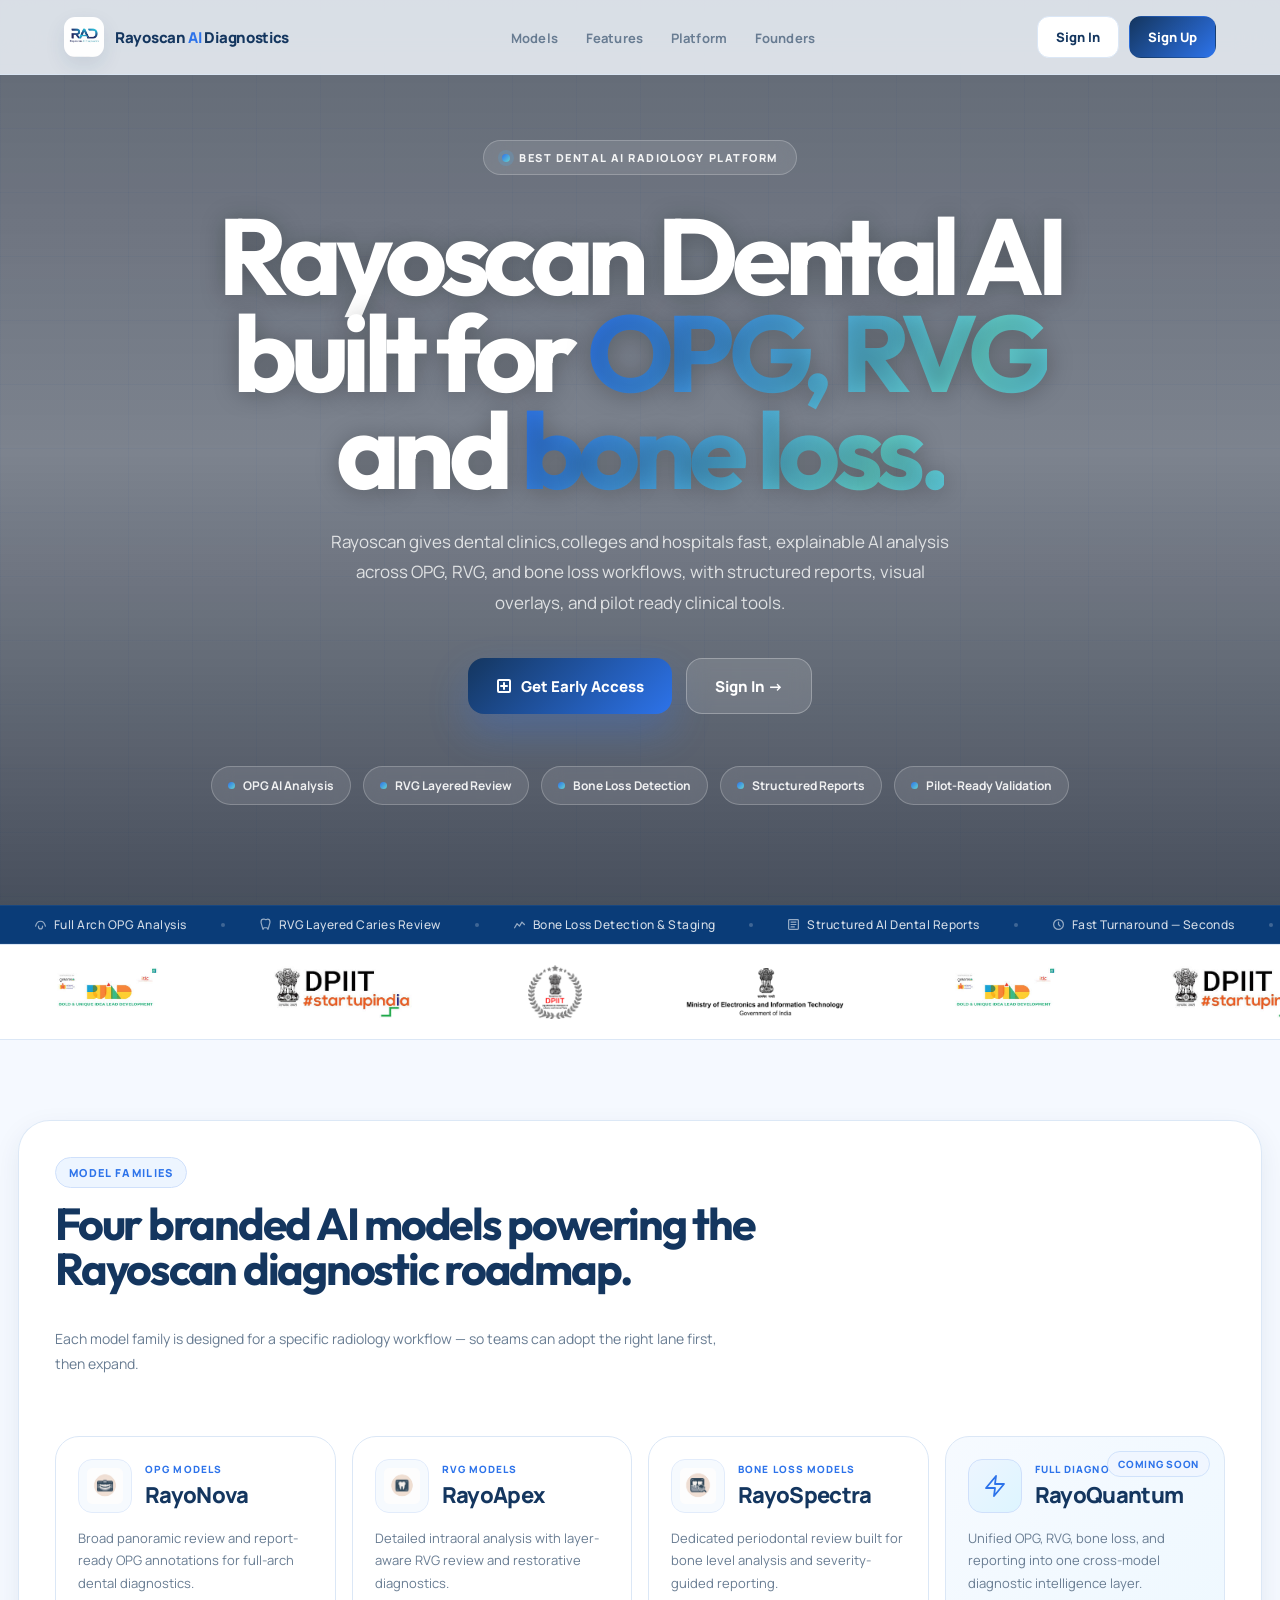
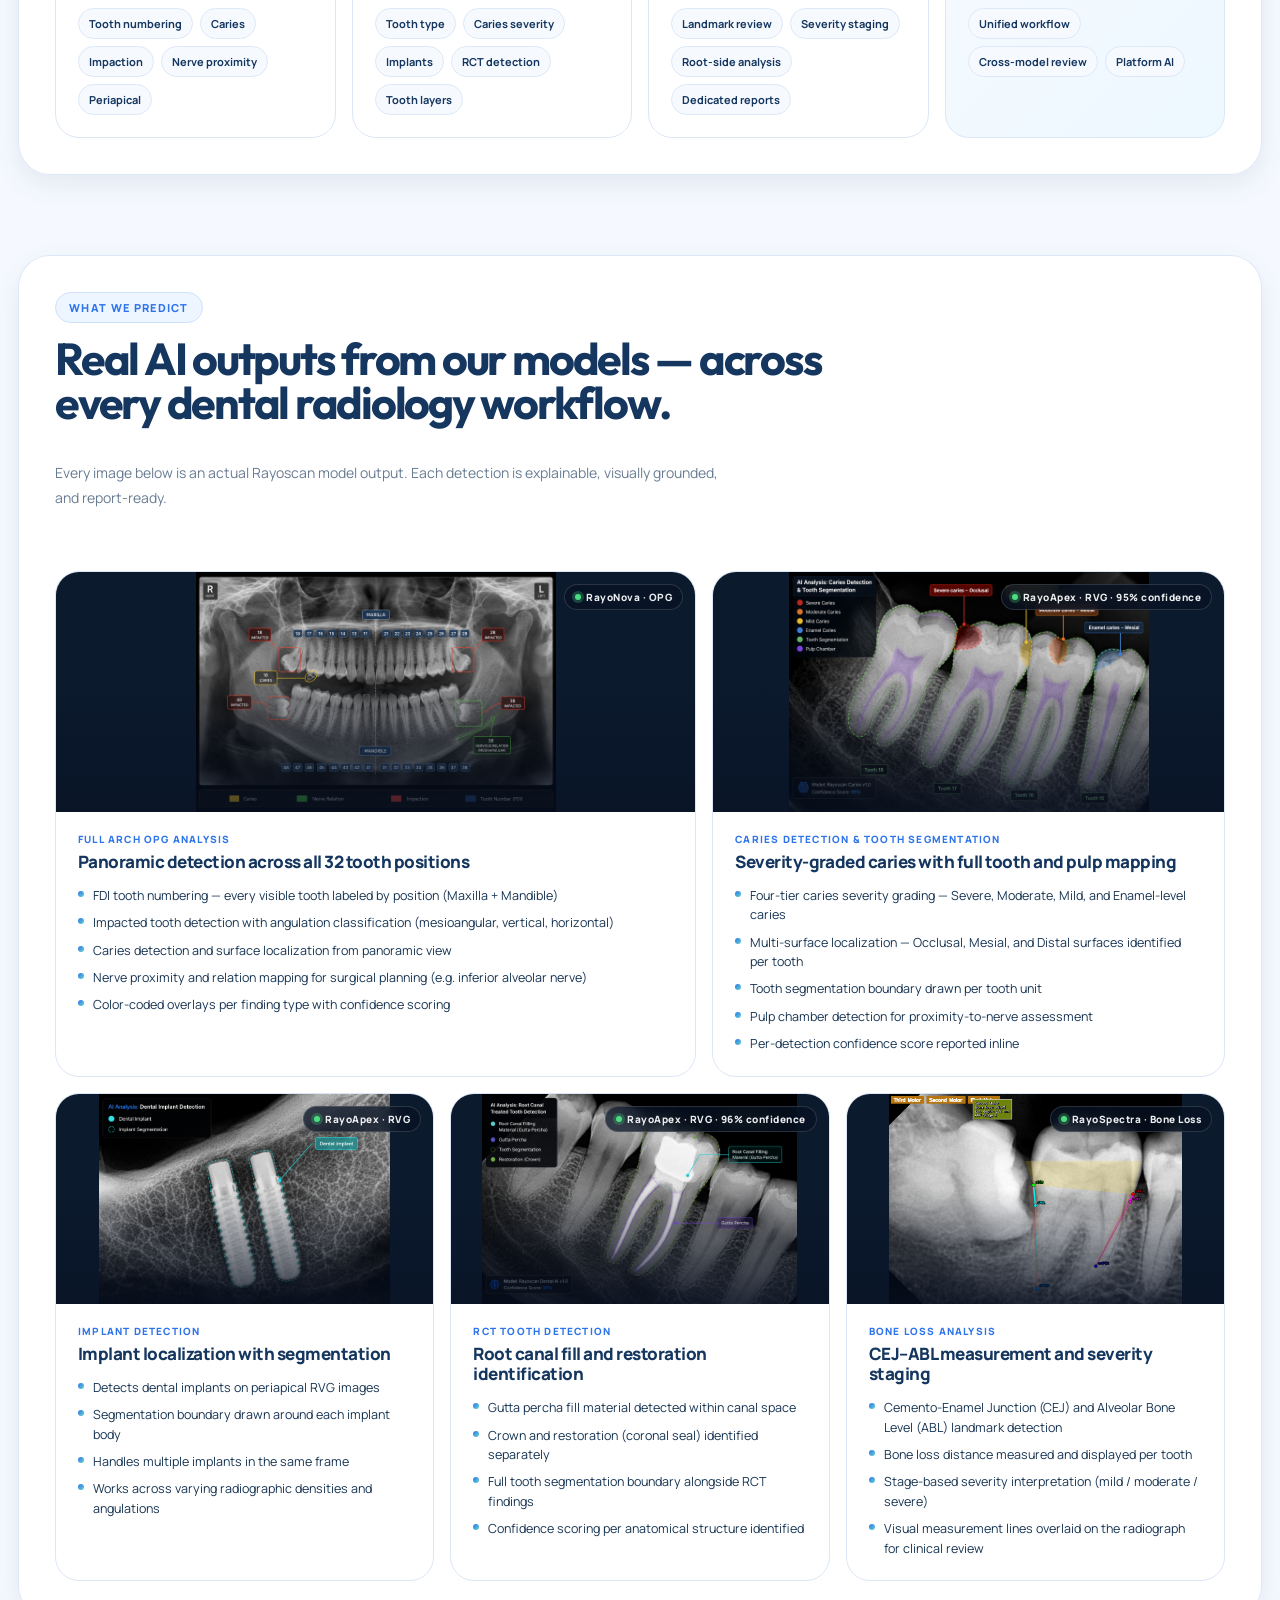
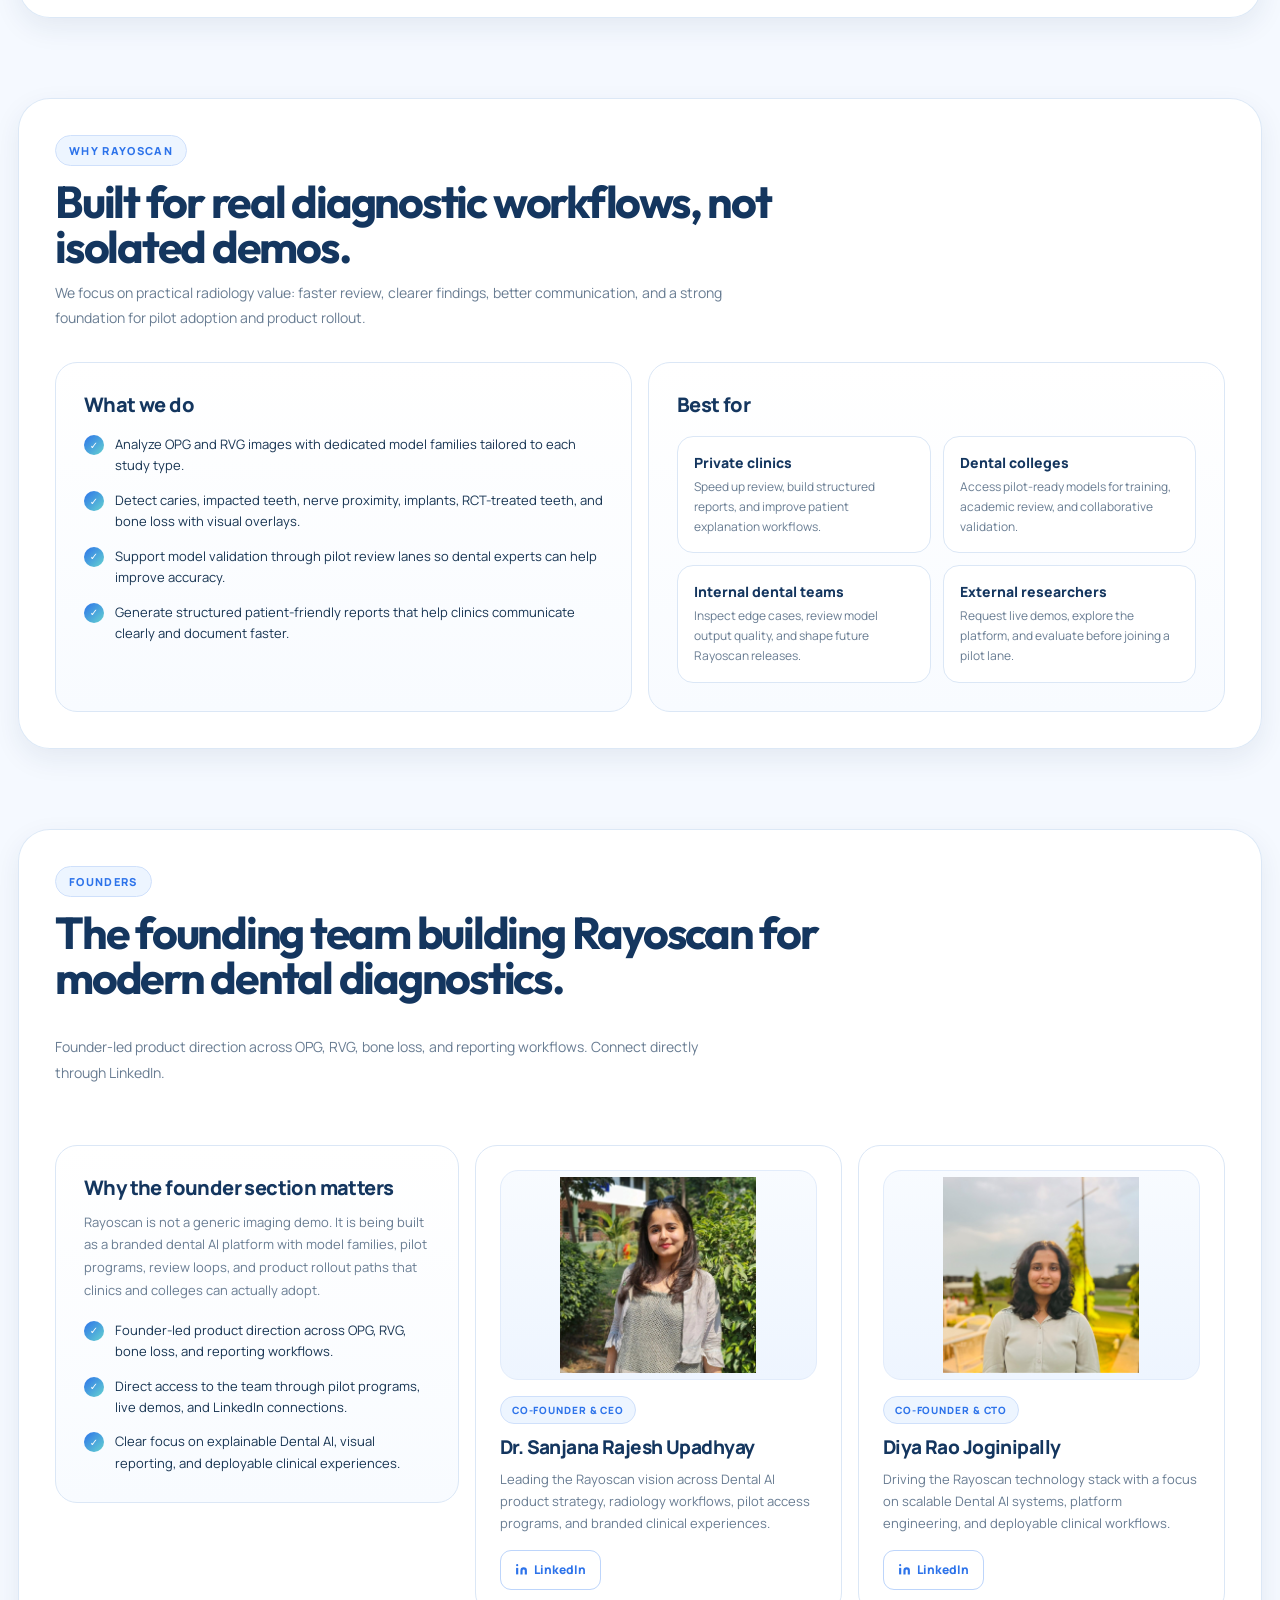
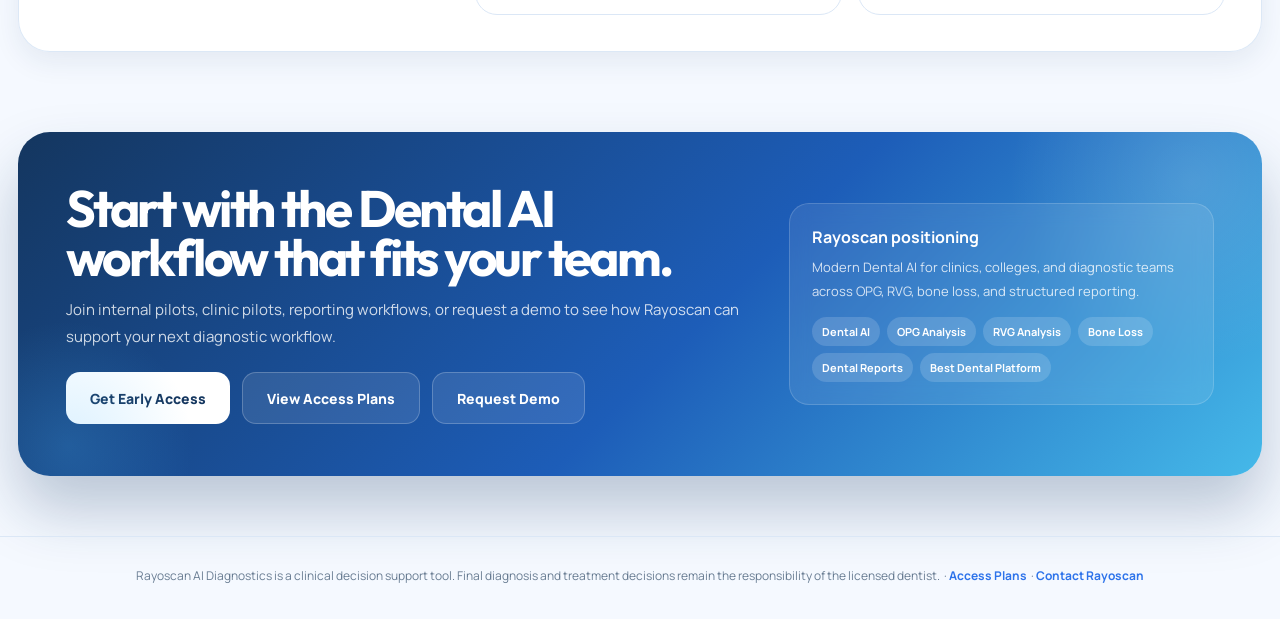
<file: index.html>
<!DOCTYPE html>
<html lang="en">
<head>
  <meta charset="UTF-8" />
  <meta name="viewport" content="width=device-width, initial-scale=1.0" />
  <title>Rayoscan AI Diagnostics | Dental AI Platform for OPG, RVG and Bone Loss Analysis</title>
  <meta name="description" content="Rayoscan is a Dental AI platform for OPG analysis, RVG analysis, bone loss review, structured dental radiology reports, and pilot-ready clinical AI workflows." />
  <meta name="keywords" content="Dental AI, best dental AI platform, dental radiology AI, OPG analysis, RVG analysis, bone loss detection, dental reporting platform, AI dental diagnostics" />
  <meta property="og:title" content="Rayoscan AI Diagnostics" />
  <meta property="og:description" content="Dental AI platform for OPG, RVG, bone loss analysis, structured reports, and pilot-ready clinical workflows." />
  <meta property="og:type" content="website" />
  <link rel="preconnect" href="https://fonts.googleapis.com">
  <link rel="preconnect" href="https://fonts.gstatic.com" crossorigin>
  <link href="https://fonts.googleapis.com/css2?family=Manrope:wght@400;500;600;700;800&family=Outfit:wght@500;600;700;800;900&display=swap" rel="stylesheet">
  <style>
    :root {
      --navy: #14365f;
      --blue: #2d73ea;
      --cyan: #4bb8ff;
      --teal: #65d3d0;
      --bg: #f5f9ff;
      --card: #ffffff;
      --line: #dbe7f6;
      --text: #173452;
      --muted: #687c92;
      --shadow-sm: 0 10px 28px rgba(20,54,95,0.08);
      --shadow-lg: 0 30px 60px rgba(20,54,95,0.13);
    }

    *, *::before, *::after { box-sizing: border-box; margin: 0; padding: 0; }
    html { scroll-behavior: smooth; }

    body {
      font-family: "Manrope", system-ui, sans-serif;
      background: var(--bg);
      color: var(--text);
      overflow-x: hidden;
    }

    /* ── subtle grid overlay ─────────────────────── */
    body::before {
      content: "";
      position: fixed;
      inset: 0;
      background-image:
        linear-gradient(rgba(45,115,234,0.04) 1px, transparent 1px),
        linear-gradient(90deg, rgba(45,115,234,0.04) 1px, transparent 1px);
      background-size: 64px 64px;
      pointer-events: none;
      z-index: 0;
    }

    /* ── nav ─────────────────────────────────────── */
    nav {
      position: fixed;
      top: 0;
      left: 0;
      right: 0;
      z-index: 100;
      display: flex;
      align-items: center;
      justify-content: space-between;
      gap: 16px;
      padding: 16px 5%;
      background: rgba(245,249,255,0.82);
      backdrop-filter: blur(20px);
      -webkit-backdrop-filter: blur(20px);
      border-bottom: 1px solid rgba(219,231,246,0.8);
    }

    .nav-logo {
      display: inline-flex;
      align-items: center;
      gap: 11px;
      text-decoration: none;
      flex-shrink: 0;
    }

    .nav-logo img {
      width: 40px;
      height: 40px;
      border-radius: 11px;
      object-fit: cover;
      background: #fff;
      box-shadow: 0 8px 20px rgba(20,54,95,0.10);
    }

    .nav-logo-text {
      font-size: 15px;
      font-weight: 800;
      color: var(--navy);
      letter-spacing: -0.02em;
    }

    .nav-logo-text span { color: var(--blue); }

    .nav-links {
      display: flex;
      align-items: center;
      gap: 28px;
      list-style: none;
    }

    .nav-links a {
      text-decoration: none;
      color: var(--muted);
      font-size: 13px;
      font-weight: 700;
      letter-spacing: 0.01em;
      transition: color .16s;
      position: relative;
    }

    .nav-links a::after {
      content: "";
      position: absolute;
      left: 0; right: 0; bottom: -5px;
      height: 2px;
      border-radius: 99px;
      background: linear-gradient(90deg, var(--blue), var(--teal));
      transform: scaleX(0);
      transform-origin: center;
      transition: transform .16s;
    }

    .nav-links a:hover { color: var(--navy); }
    .nav-links a:hover::after { transform: scaleX(1); }

    .nav-actions {
      display: flex;
      align-items: center;
      gap: 10px;
      flex-shrink: 0;
    }

    .btn-nav {
      display: inline-flex;
      align-items: center;
      justify-content: center;
      min-height: 42px;
      padding: 0 18px;
      border-radius: 12px;
      border: 1px solid var(--line);
      background: #fff;
      color: var(--navy);
      font-size: 13px;
      font-weight: 800;
      font-family: inherit;
      text-decoration: none;
      cursor: pointer;
      transition: transform .16s, border-color .16s, box-shadow .16s;
    }

    .btn-nav:hover {
      transform: translateY(-1px);
      border-color: #b9d2f8;
      box-shadow: var(--shadow-sm);
    }

    .btn-nav-fill {
      background: linear-gradient(135deg, var(--navy), var(--blue));
      color: #fff;
      border-color: transparent;
    }

    .btn-nav-fill:hover { border-color: transparent; }

    /* ── hero ─────────────────────────────────────── */
    .hero {
      position: relative;
      min-height: 100vh;
      display: flex;
      flex-direction: column;
      align-items: center;
      justify-content: center;
      text-align: center;
      padding: 140px 24px 100px;
      overflow: hidden;
      z-index: 1;
    }

    .blob {
      position: absolute;
      border-radius: 50%;
      filter: blur(90px);
      opacity: 0.28;
      pointer-events: none;
    }

    .blob-1 {
      width: 700px; height: 700px;
      background: radial-gradient(circle, #2d73ea 0%, transparent 70%);
      top: -250px; left: -220px;
      animation: drift1 14s ease-in-out infinite;
    }

    .blob-2 {
      width: 560px; height: 560px;
      background: radial-gradient(circle, #65d3d0 0%, transparent 70%);
      bottom: -150px; right: -180px;
      animation: drift2 18s ease-in-out infinite;
    }

    .blob-3 {
      width: 420px; height: 420px;
      background: radial-gradient(circle, #4bb8ff 0%, transparent 70%);
      top: 40%; left: 55%;
      animation: drift3 11s ease-in-out infinite;
    }

    @keyframes drift1 {
      0%, 100% { transform: translate(0, 0) scale(1); }
      33%       { transform: translate(60px, 50px) scale(1.06); }
      66%       { transform: translate(-30px, 80px) scale(0.94); }
    }

    @keyframes drift2 {
      0%, 100% { transform: translate(0, 0) scale(1); }
      50%       { transform: translate(-60px, -40px) scale(1.09); }
    }

    @keyframes drift3 {
      0%, 100% { transform: translate(0, 0); }
      50%       { transform: translate(50px, -60px); }
    }

    /* ── hero video background ───────────────────── */
    .hero-video {
      position: absolute;
      inset: 0;
      width: 100%;
      height: 100%;
      object-fit: cover;
      z-index: 0;
    }

    .hero-video-overlay {
      position: absolute;
      inset: 0;
      background: linear-gradient(
        180deg,
        rgba(5,14,30,0.62) 0%,
        rgba(5,14,30,0.50) 50%,
        rgba(5,14,30,0.72) 100%
      );
      z-index: 0;
    }

    .hero-eyebrow {
      display: inline-flex;
      align-items: center;
      gap: 9px;
      padding: 9px 18px;
      border-radius: 999px;
      background: rgba(255,255,255,0.10);
      border: 1px solid rgba(255,255,255,0.22);
      backdrop-filter: blur(10px);
      font-size: 11px;
      font-weight: 800;
      letter-spacing: 0.14em;
      text-transform: uppercase;
      color: rgba(255,255,255,0.92);
      margin-bottom: 32px;
      position: relative;
      z-index: 1;
    }

    .eyebrow-pulse {
      width: 8px;
      height: 8px;
      border-radius: 50%;
      background: linear-gradient(135deg, var(--blue), var(--teal));
      box-shadow: 0 0 0 4px rgba(75,184,255,0.18);
      animation: pulse 2.4s ease-in-out infinite;
    }

    @keyframes pulse {
      0%, 100% { box-shadow: 0 0 0 4px rgba(75,184,255,0.18); }
      50%       { box-shadow: 0 0 0 8px rgba(75,184,255,0.06); }
    }

    .hero h1 {
      font-family: "Outfit", sans-serif;
      font-size: clamp(56px, 9vw, 108px);
      line-height: 0.90;
      letter-spacing: -0.06em;
      color: #ffffff;
      text-shadow: 0 2px 24px rgba(0,0,0,0.28);
      margin-bottom: 28px;
      max-width: 1100px;
      position: relative;
      z-index: 1;
    }

    .hero h1 .grad {
      background: linear-gradient(120deg, var(--blue) 0%, var(--teal) 40%, var(--cyan) 70%, var(--blue) 100%);
      background-size: 220% auto;
      -webkit-background-clip: text;
      -webkit-text-fill-color: transparent;
      background-clip: text;
      animation: gradShift 7s linear infinite;
    }

    @keyframes gradShift {
      0%   { background-position: 0% center; }
      100% { background-position: 220% center; }
    }

    .hero-sub {
      max-width: 620px;
      color: rgba(255,255,255,0.78);
      font-size: 17px;
      line-height: 1.8;
      margin-bottom: 40px;
      position: relative;
      z-index: 1;
    }

    .hero-actions {
      display: flex;
      gap: 14px;
      justify-content: center;
      flex-wrap: wrap;
      margin-bottom: 52px;
      position: relative;
      z-index: 1;
    }

    .btn-hero-primary {
      display: inline-flex;
      align-items: center;
      gap: 9px;
      min-height: 56px;
      padding: 0 28px;
      border-radius: 16px;
      background: linear-gradient(135deg, var(--navy), var(--blue));
      color: #fff;
      font-size: 15px;
      font-weight: 800;
      font-family: inherit;
      text-decoration: none;
      box-shadow: 0 18px 38px rgba(45,115,234,0.28);
      transition: transform .18s, box-shadow .18s;
    }

    .btn-hero-primary:hover {
      transform: translateY(-2px);
      box-shadow: 0 24px 44px rgba(45,115,234,0.36);
    }

    .btn-hero-outline {
      display: inline-flex;
      align-items: center;
      gap: 9px;
      min-height: 56px;
      padding: 0 28px;
      border-radius: 16px;
      background: rgba(255,255,255,0.12);
      color: #fff;
      border: 1px solid rgba(255,255,255,0.28);
      font-size: 15px;
      font-weight: 800;
      font-family: inherit;
      text-decoration: none;
      backdrop-filter: blur(10px);
      transition: transform .18s, background .18s, border-color .18s;
    }

    .btn-hero-outline:hover {
      transform: translateY(-2px);
      background: rgba(255,255,255,0.20);
      border-color: rgba(255,255,255,0.45);
    }

    .hero-chips {
      display: flex;
      gap: 12px;
      flex-wrap: wrap;
      justify-content: center;
      position: relative;
      z-index: 1;
    }

    .hero-chip {
      display: inline-flex;
      align-items: center;
      gap: 8px;
      padding: 10px 16px;
      border-radius: 999px;
      background: rgba(255,255,255,0.10);
      border: 1px solid rgba(255,255,255,0.22);
      font-size: 12px;
      font-weight: 700;
      color: rgba(255,255,255,0.90);
      backdrop-filter: blur(10px);
    }

    .chip-dot {
      width: 7px;
      height: 7px;
      border-radius: 50%;
      background: linear-gradient(135deg, var(--blue), var(--teal));
    }

    /* ── capability marquee ──────────────────────── */
    .cap-strip {
      position: relative;
      z-index: 1;
      background: #0a3c78;
      overflow: hidden;
      padding: 10px 0;
      border-top: 1px solid rgba(255,255,255,0.06);
      border-bottom: 1px solid rgba(255,255,255,0.06);
      transform: translateZ(0);
    }

    .cap-track {
      display: flex;
      align-items: center;
      width: max-content;
      animation: marqueeSlide 70s linear infinite;
      will-change: transform;
    }

    .cap-track:hover { animation-play-state: paused; }

    @keyframes marqueeSlide {
      from { transform: translate3d(0, 0, 0); }
      to   { transform: translate3d(-50%, 0, 0); }
    }

    .cap-item {
      display: inline-flex;
      align-items: center;
      gap: 7px;
      padding: 0 34px;
      font-size: 12px;
      font-weight: 500;
      color: rgba(255,255,255,0.82);
      letter-spacing: .04em;
      white-space: nowrap;
    }

    .cap-item svg { flex-shrink: 0; opacity: .7; }

    .cap-sep {
      width: 4px;
      height: 4px;
      border-radius: 50%;
      background: rgba(255,255,255,0.22);
      flex-shrink: 0;
    }

    /* ── logos band ──────────────────────────────── */
    .recognition-wrap {
      position: relative;
      z-index: 1;
      background: #fff;
      border-top: 1px solid var(--line);
      border-bottom: 1px solid var(--line);
      padding: 20px 0;
      overflow: hidden;
      transform: translateZ(0);
    }

    .logos-track {
      display: flex;
      align-items: center;
      width: max-content;
      animation: logoSlide 16s linear infinite;
      will-change: transform;
    }

    .logos-track:hover { animation-play-state: paused; }

    @keyframes logoSlide {
      from { transform: translate3d(0, 0, 0); }
      to   { transform: translate3d(-50%, 0, 0); }
    }

    .logo-item {
      display: inline-flex;
      align-items: center;
      justify-content: center;
      margin: 0 52px;
      flex-shrink: 0;
      cursor: pointer;
      transition: transform .15s cubic-bezier(0.34, 1.56, 0.64, 1);
    }

    .logo-item:hover { transform: scale(1.06); }

    .logo-item.pop { animation: logoPop .32s cubic-bezier(0.34, 1.56, 0.64, 1); }

    @keyframes logoPop {
      0%   { transform: scale(1); }
      45%  { transform: scale(1.22); }
      100% { transform: scale(1); }
    }

    .logo-item img {
      height: 54px;
      width: auto;
      max-width: 160px;
      object-fit: contain;
      display: block;
    }

    /* ── sections ─────────────────────────────────── */
    .section {
      position: relative;
      z-index: 1;
      width: min(1360px, calc(100% - 36px));
      margin: 0 auto;
      padding: 80px 0;
      scroll-margin-top: 80px;
    }

    .section-inner {
      padding: 36px;
      border-radius: 32px;
      background: rgba(255,255,255,0.92);
      border: 1px solid rgba(219,231,246,0.95);
      box-shadow: var(--shadow-sm);
    }

    .section-tag {
      display: inline-flex;
      align-items: center;
      gap: 7px;
      padding: 7px 13px;
      border-radius: 999px;
      background: #edf5ff;
      border: 1px solid #cfe0fb;
      color: var(--blue);
      font-size: 11px;
      font-weight: 800;
      letter-spacing: 0.12em;
      text-transform: uppercase;
      margin-bottom: 14px;
    }

    .section-title {
      font-family: "Outfit", sans-serif;
      font-size: clamp(30px, 3.5vw, 48px);
      line-height: 1.00;
      letter-spacing: -0.05em;
      color: var(--navy);
      max-width: 800px;
      margin-bottom: 10px;
    }

    .section-sub {
      font-size: 14px;
      line-height: 1.8;
      color: var(--muted);
      max-width: 680px;
      margin-bottom: 32px;
    }

    .section-head {
      display: flex;
      justify-content: space-between;
      gap: 24px;
      flex-wrap: wrap;
      align-items: flex-end;
      margin-bottom: 28px;
    }

    /* ── model cards ─────────────────────────────── */
    .model-grid {
      display: grid;
      grid-template-columns: repeat(4, minmax(0, 1fr));
      gap: 16px;
    }

    .model-card {
      position: relative;
      padding: 22px;
      border-radius: 24px;
      background: #fff;
      border: 1px solid var(--line);
      overflow: hidden;
      transition: transform .18s, box-shadow .18s, border-color .18s;
    }

    .model-card:hover {
      transform: translateY(-5px);
      border-color: #b7d3ff;
      box-shadow: var(--shadow-sm);
    }

    .model-card::after {
      content: "";
      position: absolute;
      left: 0; right: 0; bottom: 0;
      height: 3px;
      background: linear-gradient(90deg, var(--blue), var(--teal));
      opacity: 0;
      transition: opacity .18s;
    }

    .model-card:hover::after { opacity: 1; }

    .model-top {
      display: flex;
      align-items: center;
      gap: 13px;
      margin-bottom: 14px;
    }

    .model-top img {
      width: 54px;
      height: 54px;
      object-fit: contain;
      border-radius: 14px;
      background: #f6fafe;
      padding: 8px;
      border: 1px solid #e2ecfb;
    }

    .model-eyebrow {
      display: block;
      font-size: 10px;
      font-weight: 800;
      letter-spacing: 0.11em;
      text-transform: uppercase;
      color: var(--blue);
      margin-bottom: 4px;
    }

    .model-name {
      font-size: 22px;
      font-weight: 800;
      letter-spacing: -0.03em;
      color: var(--navy);
    }

    .model-card p {
      font-size: 13px;
      color: var(--muted);
      line-height: 1.7;
      margin-bottom: 14px;
    }

    .model-points {
      display: flex;
      flex-wrap: wrap;
      gap: 7px;
    }

    .point {
      display: inline-flex;
      padding: 7px 10px;
      border-radius: 999px;
      background: #f6faff;
      border: 1px solid #dce8f7;
      font-size: 11px;
      font-weight: 700;
      color: var(--navy);
    }

    .coming-soon-badge {
      position: absolute;
      top: 14px;
      right: 14px;
      padding: 5px 10px;
      border-radius: 999px;
      background: #f0f6ff;
      border: 1px solid #d0e2fb;
      font-size: 10px;
      font-weight: 800;
      color: var(--blue);
      letter-spacing: 0.07em;
      text-transform: uppercase;
    }

    /* ── prediction cards ────────────────────────── */
    .pred-grid-top {
      display: grid;
      grid-template-columns: 1.25fr 1fr;
      gap: 16px;
      margin-bottom: 16px;
    }

    .pred-grid-bottom {
      display: grid;
      grid-template-columns: repeat(3, minmax(0, 1fr));
      gap: 16px;
    }

    .pred-card {
      border-radius: 24px;
      background: #fff;
      border: 1px solid var(--line);
      overflow: hidden;
      transition: transform .20s, box-shadow .20s, border-color .20s;
      display: flex;
      flex-direction: column;
    }

    .pred-card:hover {
      transform: translateY(-5px);
      border-color: #a8c8ff;
      box-shadow: 0 20px 44px rgba(20,54,95,0.13);
    }

    .pred-img-wrap {
      position: relative;
      overflow: hidden;
      background: #0c1a2e;
      height: 240px;
    }

    .pred-grid-bottom .pred-img-wrap {
      height: 210px;
    }

    .pred-img-wrap img {
      width: 100%;
      height: 100%;
      display: block;
      object-fit: contain;
      transition: transform .4s ease;
    }

    .pred-card:hover .pred-img-wrap img { transform: scale(1.03); }

    .pred-img-wrap .pred-overlay {
      position: absolute;
      inset: 0;
      background: linear-gradient(to top, rgba(8,18,36,0.72) 0%, transparent 55%);
    }

    .pred-badge {
      position: absolute;
      top: 12px;
      right: 12px;
      display: inline-flex;
      align-items: center;
      gap: 5px;
      padding: 5px 10px;
      border-radius: 999px;
      background: rgba(8,18,36,0.72);
      backdrop-filter: blur(8px);
      border: 1px solid rgba(255,255,255,0.14);
      font-size: 10px;
      font-weight: 800;
      color: rgba(255,255,255,0.92);
      letter-spacing: 0.05em;
    }

    .pred-badge-dot {
      width: 6px;
      height: 6px;
      border-radius: 50%;
      background: #4ade80;
      box-shadow: 0 0 0 3px rgba(74,222,128,0.25);
    }

    .pred-body {
      padding: 20px 22px 22px;
      flex: 1;
      display: flex;
      flex-direction: column;
    }

    .pred-type {
      font-size: 10px;
      font-weight: 800;
      letter-spacing: 0.12em;
      text-transform: uppercase;
      color: var(--blue);
      margin-bottom: 6px;
    }

    .pred-card h3 {
      font-size: 17px;
      font-weight: 800;
      color: var(--navy);
      letter-spacing: -0.03em;
      margin-bottom: 14px;
      line-height: 1.2;
    }

    .pred-bullets {
      list-style: none;
      display: flex;
      flex-direction: column;
      gap: 8px;
      flex: 1;
    }

    .pred-bullets li {
      display: flex;
      align-items: flex-start;
      gap: 9px;
      font-size: 12.5px;
      line-height: 1.55;
      color: var(--text);
    }

    .pred-bullets li::before {
      content: "";
      flex-shrink: 0;
      width: 6px;
      height: 6px;
      border-radius: 50%;
      background: linear-gradient(135deg, var(--blue), var(--teal));
      margin-top: 5px;
    }

    /* ── why rayoscan two-col ─────────────────────── */
    .why-grid {
      display: grid;
      grid-template-columns: 1fr 1fr;
      gap: 16px;
    }

    .why-panel {
      padding: 28px;
      border-radius: 22px;
      border: 1px solid var(--line);
      background: linear-gradient(180deg, #fff, #f8fbff);
    }

    .why-panel h3 {
      font-size: 20px;
      font-weight: 800;
      color: var(--navy);
      letter-spacing: -0.03em;
      margin-bottom: 16px;
    }

    .check-list {
      list-style: none;
      display: flex;
      flex-direction: column;
      gap: 13px;
    }

    .check-list li {
      display: flex;
      gap: 11px;
      font-size: 13px;
      line-height: 1.65;
      color: var(--text);
    }

    .tick {
      flex-shrink: 0;
      width: 20px;
      height: 20px;
      border-radius: 50%;
      background: linear-gradient(135deg, var(--blue), var(--teal));
      color: #fff;
      display: inline-flex;
      align-items: center;
      justify-content: center;
      font-size: 10px;
      font-weight: 800;
      margin-top: 1px;
    }

    .audience-mini-grid {
      display: grid;
      grid-template-columns: 1fr 1fr;
      gap: 12px;
      margin-top: 18px;
    }

    .audience-card {
      padding: 16px;
      border-radius: 16px;
      background: #fff;
      border: 1px solid var(--line);
    }

    .audience-card h4 {
      font-size: 14px;
      font-weight: 800;
      color: var(--navy);
      margin-bottom: 5px;
    }

    .audience-card p {
      font-size: 12px;
      color: var(--muted);
      line-height: 1.65;
    }

    /* ── founders ─────────────────────────────────── */
    .founder-grid {
      display: grid;
      grid-template-columns: 1.1fr 1fr 1fr;
      gap: 16px;
      align-items: start;
    }

    .founder-intro-card {
      padding: 28px;
      border-radius: 22px;
      border: 1px solid var(--line);
      background: linear-gradient(180deg, #fff, #f8fbff);
    }

    .founder-intro-card h3 {
      font-size: 20px;
      font-weight: 800;
      color: var(--navy);
      letter-spacing: -0.03em;
      margin-bottom: 10px;
    }

    .founder-intro-card p {
      font-size: 13px;
      line-height: 1.75;
      color: var(--muted);
      margin-bottom: 18px;
    }

    .founder-card {
      padding: 24px;
      border-radius: 22px;
      border: 1px solid var(--line);
      background: #fff;
      transition: transform .18s, box-shadow .18s;
    }

    .founder-card:hover {
      transform: translateY(-3px);
      box-shadow: var(--shadow-sm);
    }

    .founder-photo {
      width: 100%;
      height: 210px;
      object-fit: contain;
      object-position: center top;
      border-radius: 18px;
      border: 1px solid #e2ecfb;
      background: linear-gradient(180deg, #f8fbff, #eef5ff);
      margin-bottom: 16px;
      display: block;
      padding: 6px;
    }

    .founder-avatar {
      width: 52px;
      height: 52px;
      border-radius: 50%;
      background: linear-gradient(135deg, #edf5ff, #e0f7ff);
      border: 2px solid #cfe0fb;
      display: flex;
      align-items: center;
      justify-content: center;
      font-size: 22px;
      font-weight: 800;
      color: var(--blue);
      margin-bottom: 16px;
      letter-spacing: -0.03em;
    }

    .founder-role {
      display: inline-flex;
      padding: 6px 11px;
      border-radius: 999px;
      background: #edf5ff;
      border: 1px solid #cfe0fb;
      color: var(--blue);
      font-size: 10px;
      font-weight: 800;
      letter-spacing: 0.09em;
      text-transform: uppercase;
      margin-bottom: 10px;
    }

    .founder-card h3 {
      font-size: 19px;
      font-weight: 800;
      color: var(--navy);
      letter-spacing: -0.03em;
      margin-bottom: 8px;
    }

    .founder-card p {
      font-size: 13px;
      color: var(--muted);
      line-height: 1.7;
      margin-bottom: 16px;
    }

    .founder-link {
      display: inline-flex;
      align-items: center;
      gap: 6px;
      min-height: 40px;
      padding: 0 14px;
      border-radius: 11px;
      text-decoration: none;
      background: #fff;
      border: 1px solid #bdd5fb;
      color: var(--blue);
      font-size: 12px;
      font-weight: 800;
      transition: transform .16s, box-shadow .16s;
    }

    .founder-link:hover {
      transform: translateY(-1px);
      box-shadow: var(--shadow-sm);
    }

    /* ── CTA banner ───────────────────────────────── */
    .cta-section {
      position: relative;
      z-index: 1;
      width: min(1360px, calc(100% - 36px));
      margin: 0 auto 60px;
    }

    .cta-inner {
      position: relative;
      overflow: hidden;
      padding: 52px 48px;
      border-radius: 32px;
      background: linear-gradient(135deg, #14365f 0%, #1d5db8 55%, #45b9e9 100%);
      color: #fff;
      box-shadow: 0 34px 60px rgba(20,54,95,0.26);
    }

    .cta-inner::before {
      content: "";
      position: absolute;
      width: 380px;
      height: 380px;
      right: -120px;
      top: -140px;
      background: radial-gradient(circle, rgba(255,255,255,0.14), transparent 68%);
      pointer-events: none;
    }

    .cta-inner::after {
      content: "";
      position: absolute;
      width: 260px;
      height: 260px;
      left: -80px;
      bottom: -100px;
      background: radial-gradient(circle, rgba(75,184,255,0.20), transparent 68%);
      pointer-events: none;
    }

    .cta-layout {
      position: relative;
      display: grid;
      grid-template-columns: 1.3fr 0.8fr;
      gap: 32px;
      align-items: center;
    }

    .cta-inner h2 {
      font-family: "Outfit", sans-serif;
      font-size: clamp(32px, 4vw, 52px);
      line-height: 0.96;
      letter-spacing: -0.05em;
      margin-bottom: 14px;
    }

    .cta-inner p {
      color: rgba(255,255,255,0.80);
      font-size: 15px;
      line-height: 1.8;
      max-width: 680px;
      margin-bottom: 22px;
    }

    .cta-actions {
      display: flex;
      flex-wrap: wrap;
      gap: 12px;
    }

    .btn-cta-white {
      display: inline-flex;
      align-items: center;
      gap: 8px;
      min-height: 52px;
      padding: 0 24px;
      border-radius: 14px;
      background: #fff;
      color: var(--navy);
      font-size: 14px;
      font-weight: 800;
      font-family: inherit;
      text-decoration: none;
      transition: transform .16s, box-shadow .16s;
    }

    .btn-cta-white:hover {
      transform: translateY(-2px);
      box-shadow: 0 14px 30px rgba(20,54,95,0.18);
    }

    .btn-cta-ghost {
      display: inline-flex;
      align-items: center;
      gap: 8px;
      min-height: 52px;
      padding: 0 24px;
      border-radius: 14px;
      background: rgba(255,255,255,0.10);
      color: #fff;
      border: 1px solid rgba(255,255,255,0.22);
      font-size: 14px;
      font-weight: 800;
      font-family: inherit;
      text-decoration: none;
      transition: transform .16s, background .16s;
    }

    .btn-cta-ghost:hover {
      transform: translateY(-2px);
      background: rgba(255,255,255,0.16);
    }

    .cta-seo {
      padding: 22px;
      border-radius: 20px;
      background: rgba(255,255,255,0.09);
      border: 1px solid rgba(255,255,255,0.16);
      backdrop-filter: blur(10px);
    }

    .cta-seo strong {
      display: block;
      font-size: 16px;
      margin-bottom: 8px;
    }

    .cta-seo p {
      font-size: 13px;
      margin-bottom: 14px;
    }

    .seo-tags {
      display: flex;
      flex-wrap: wrap;
      gap: 7px;
    }

    .seo-tags span {
      padding: 7px 10px;
      border-radius: 999px;
      background: rgba(255,255,255,0.15);
      font-size: 11px;
      font-weight: 700;
    }

    /* ── footer ───────────────────────────────────── */
    footer {
      position: relative;
      z-index: 1;
      padding: 28px 5% 32px;
      text-align: center;
      font-size: 12px;
      color: var(--muted);
      line-height: 1.8;
      border-top: 1px solid var(--line);
    }

    footer a {
      color: var(--blue);
      text-decoration: none;
      font-weight: 700;
    }

    /* ── reveal animation ─────────────────────────── */
    .reveal {
      opacity: 0;
      transform: translateY(26px);
      transition: opacity .6s ease, transform .6s ease;
    }

    .reveal.visible {
      opacity: 1;
      transform: translateY(0);
    }

    /* ── responsive ───────────────────────────────── */
    @media (max-width: 1180px) {
      .model-grid { grid-template-columns: repeat(2, minmax(0, 1fr)); }
      .pred-grid-top { grid-template-columns: 1fr; }
      .pred-grid-bottom { grid-template-columns: 1fr 1fr; }
      .founder-grid { grid-template-columns: 1fr 1fr; }
      .founder-intro-card { grid-column: 1 / -1; }
      .cta-layout { grid-template-columns: 1fr; }
    }

    @media (max-width: 860px) {
      .nav-links { display: none; }
      .hero h1 { font-size: clamp(46px, 12vw, 72px); }
      .pred-grid-bottom { grid-template-columns: 1fr; }
      .why-grid { grid-template-columns: 1fr; }
      .section-inner { padding: 24px; }
    }

    @media (max-width: 580px) {
      .model-grid,
      .feature-grid,
      .founder-grid,
      .audience-mini-grid { grid-template-columns: 1fr; }
      .cta-inner { padding: 32px 24px; }
    }
  </style>
</head>
<body>

  <!-- ── nav ─────────────────────────────────────── -->
  <nav>
    <a class="nav-logo" href="https://www.rayoscanai.com/">
      <img src="static/Rad LOGO.jpeg" alt="Rayoscan Logo">
      <span class="nav-logo-text">Rayoscan <span>AI</span> Diagnostics</span>
    </a>

    <ul class="nav-links">
      <li><a href="#models">Models</a></li>
      <li><a href="#features">Features</a></li>
      <li><a href="#platform">Platform</a></li>
      <li><a href="#founders">Founders</a></li>
    </ul>

    <div class="nav-actions">
      
        <a href="https://101.53.138.129/signin" class="btn-nav">Sign In</a>
        <a href="https://101.53.138.129/signup" class="btn-nav btn-nav-fill">Sign Up</a>
      
    </div>
  </nav>

  <!-- ── hero ─────────────────────────────────────── -->
  <section class="hero">
    <video class="hero-video" autoplay muted loop playsinline preload="auto">
      <source src="static/hero_bg.mp4" type="video/mp4">
    </video>
    <div class="hero-video-overlay"></div>

    <div class="hero-eyebrow">
      <span class="eyebrow-pulse"></span>
      Best Dental AI Radiology Platform
    </div>

    <h1>
      Rayoscan Dental AI<br> built
      for <span class="grad">OPG, RVG</span><br>
      and <span class="grad">bone loss.</span>
    </h1>

    <p class="hero-sub">
      Rayoscan gives dental clinics,colleges and hospitals fast, explainable AI analysis across OPG, RVG, and bone loss workflows, with structured reports, visual overlays, and pilot ready clinical tools.
    </p>

    <div class="hero-actions">
      
        <a href="https://101.53.138.129/signup" class="btn-hero-primary">
          <svg width="16" height="16" viewBox="0 0 16 16" fill="none" stroke="currentColor" stroke-width="2" stroke-linecap="round" stroke-linejoin="round"><path d="M13 2H3a1 1 0 0 0-1 1v10a1 1 0 0 0 1 1h10a1 1 0 0 0 1-1V3a1 1 0 0 0-1-1z"/><line x1="8" y1="5" x2="8" y2="11"/><line x1="5" y1="8" x2="11" y2="8"/></svg>
          Get Early Access
        </a>
        <a href="https://101.53.138.129/signin" class="btn-hero-outline">Sign In →</a>
      
    </div>

    <div class="hero-chips">
      <span class="hero-chip"><span class="chip-dot"></span>OPG AI Analysis</span>
      <span class="hero-chip"><span class="chip-dot"></span>RVG Layered Review</span>
      <span class="hero-chip"><span class="chip-dot"></span>Bone Loss Detection</span>
      <span class="hero-chip"><span class="chip-dot"></span>Structured Reports</span>
      <span class="hero-chip"><span class="chip-dot"></span>Pilot-Ready Validation</span>
    </div>
  </section>

  <!-- ── capability marquee ──────────────────────── -->
  <div class="cap-strip" aria-hidden="true">
    <div class="cap-track">
      <span class="cap-item"><svg width="13" height="13" viewBox="0 0 16 16" fill="none" stroke="currentColor" stroke-width="1.5" stroke-linecap="round"><path d="M2 10C3 6 5 4 8 4s5 2 6 6"/><path d="M5.5 10c0 2 1 3.5 2.5 3.5S10.5 12 10.5 10"/></svg>Full Arch OPG Analysis</span>
      <span class="cap-sep"></span>
      <span class="cap-item"><svg width="13" height="13" viewBox="0 0 16 16" fill="none" stroke="currentColor" stroke-width="1.5" stroke-linecap="round"><path d="M5.5 1.5c-1.5 0-3 1.5-3 3.5 0 1 .4 2.2.8 3.5.6 2 1.1 3.8 1.4 5 .2.5.5.5.6 0L6.2 12h3.6l.9 1.5c.1.5.4.5.6 0 .3-1.2.8-3 1.4-5 .4-1.3.8-2.5.8-3.5 0-2-1.5-3.5-3-3.5-.8 0-1.5.5-2 .5s-1.2-.5-2-.5z"/></svg>RVG Layered Caries Review</span>
      <span class="cap-sep"></span>
      <span class="cap-item"><svg width="13" height="13" viewBox="0 0 16 16" fill="none" stroke="currentColor" stroke-width="1.5" stroke-linecap="round" stroke-linejoin="round"><polyline points="2,12 5,7 8,10 11,5 14,8"/></svg>Bone Loss Detection & Staging</span>
      <span class="cap-sep"></span>
      <span class="cap-item"><svg width="13" height="13" viewBox="0 0 16 16" fill="none" stroke="currentColor" stroke-width="1.5" stroke-linecap="round" stroke-linejoin="round"><path d="M13 2H3a1 1 0 0 0-1 1v10a1 1 0 0 0 1 1h10a1 1 0 0 0 1-1V3a1 1 0 0 0-1-1z"/><path d="M5 8h6M5 5h6M5 11h4"/></svg>Structured AI Dental Reports</span>
      <span class="cap-sep"></span>
      <span class="cap-item"><svg width="13" height="13" viewBox="0 0 16 16" fill="none" stroke="currentColor" stroke-width="1.5" stroke-linecap="round" stroke-linejoin="round"><circle cx="8" cy="8" r="6"/><path d="M8 5v3l2 2"/></svg>Fast Turnaround — Seconds</span>
      <span class="cap-sep"></span>
      <span class="cap-item"><svg width="13" height="13" viewBox="0 0 16 16" fill="none" stroke="currentColor" stroke-width="1.5" stroke-linecap="round" stroke-linejoin="round"><polyline points="3,8 6.5,11.5 13,4.5"/></svg>Dentist-Led Pilot Validation</span>
      <span class="cap-sep"></span>
      <span class="cap-item"><svg width="13" height="13" viewBox="0 0 16 16" fill="none" stroke="currentColor" stroke-width="1.5" stroke-linecap="round" stroke-linejoin="round"><rect x="1" y="4" width="14" height="9" rx="2"/><path d="M5 4V3a2 2 0 0 1 4 0v1"/></svg>RCT & Implant Detection</span>
      <span class="cap-sep"></span>
      <span class="cap-item"><svg width="13" height="13" viewBox="0 0 16 16" fill="none" stroke="currentColor" stroke-width="1.5" stroke-linecap="round" stroke-linejoin="round"><path d="M8 2L8 14M2 8h12"/></svg>FDI Tooth Numbering</span>
      <span class="cap-sep"></span>
      <span class="cap-item"><svg width="13" height="13" viewBox="0 0 16 16" fill="none" stroke="currentColor" stroke-width="1.5" stroke-linecap="round" stroke-linejoin="round"><circle cx="8" cy="8" r="6"/><path d="M5 8h6M8 5v6"/></svg>Clinic & College Pilot Access</span>
      <!-- duplicate for loop -->
      <span class="cap-item"><svg width="13" height="13" viewBox="0 0 16 16" fill="none" stroke="currentColor" stroke-width="1.5" stroke-linecap="round"><path d="M2 10C3 6 5 4 8 4s5 2 6 6"/><path d="M5.5 10c0 2 1 3.5 2.5 3.5S10.5 12 10.5 10"/></svg>Full Arch OPG Analysis</span>
      <span class="cap-sep"></span>
      <span class="cap-item"><svg width="13" height="13" viewBox="0 0 16 16" fill="none" stroke="currentColor" stroke-width="1.5" stroke-linecap="round"><path d="M5.5 1.5c-1.5 0-3 1.5-3 3.5 0 1 .4 2.2.8 3.5.6 2 1.1 3.8 1.4 5 .2.5.5.5.6 0L6.2 12h3.6l.9 1.5c.1.5.4.5.6 0 .3-1.2.8-3 1.4-5 .4-1.3.8-2.5.8-3.5 0-2-1.5-3.5-3-3.5-.8 0-1.5.5-2 .5s-1.2-.5-2-.5z"/></svg>RVG Layered Caries Review</span>
      <span class="cap-sep"></span>
      <span class="cap-item"><svg width="13" height="13" viewBox="0 0 16 16" fill="none" stroke="currentColor" stroke-width="1.5" stroke-linecap="round" stroke-linejoin="round"><polyline points="2,12 5,7 8,10 11,5 14,8"/></svg>Bone Loss Detection & Staging</span>
      <span class="cap-sep"></span>
      <span class="cap-item"><svg width="13" height="13" viewBox="0 0 16 16" fill="none" stroke="currentColor" stroke-width="1.5" stroke-linecap="round" stroke-linejoin="round"><path d="M13 2H3a1 1 0 0 0-1 1v10a1 1 0 0 0 1 1h10a1 1 0 0 0 1-1V3a1 1 0 0 0-1-1z"/><path d="M5 8h6M5 5h6M5 11h4"/></svg>Structured AI Dental Reports</span>
      <span class="cap-sep"></span>
      <span class="cap-item"><svg width="13" height="13" viewBox="0 0 16 16" fill="none" stroke="currentColor" stroke-width="1.5" stroke-linecap="round" stroke-linejoin="round"><circle cx="8" cy="8" r="6"/><path d="M8 5v3l2 2"/></svg>Fast Turnaround — Seconds</span>
      <span class="cap-sep"></span>
      <span class="cap-item"><svg width="13" height="13" viewBox="0 0 16 16" fill="none" stroke="currentColor" stroke-width="1.5" stroke-linecap="round" stroke-linejoin="round"><polyline points="3,8 6.5,11.5 13,4.5"/></svg>Dentist-Led Pilot Validation</span>
      <span class="cap-sep"></span>
      <span class="cap-item"><svg width="13" height="13" viewBox="0 0 16 16" fill="none" stroke="currentColor" stroke-width="1.5" stroke-linecap="round" stroke-linejoin="round"><rect x="1" y="4" width="14" height="9" rx="2"/><path d="M5 4V3a2 2 0 0 1 4 0v1"/></svg>RCT & Implant Detection</span>
      <span class="cap-sep"></span>
      <span class="cap-item"><svg width="13" height="13" viewBox="0 0 16 16" fill="none" stroke="currentColor" stroke-width="1.5" stroke-linecap="round" stroke-linejoin="round"><path d="M8 2L8 14M2 8h12"/></svg>FDI Tooth Numbering</span>
      <span class="cap-sep"></span>
      <span class="cap-item"><svg width="13" height="13" viewBox="0 0 16 16" fill="none" stroke="currentColor" stroke-width="1.5" stroke-linecap="round" stroke-linejoin="round"><circle cx="8" cy="8" r="6"/><path d="M5 8h6M8 5v6"/></svg>Clinic & College Pilot Access</span>
    </div>
  </div>

  <!-- ── logos band ───────────────────────────────── -->
  <div class="recognition-wrap">
    <div class="logos-track">
      <!-- Set 1 -->
      <span class="logo-item"><img src="static/images/Branding%20LOGOs/BUILD.jpg" alt="BUILD"></span>
      <span class="logo-item"><img src="static/images/Branding%20LOGOs/DPIIT%20Startup.jpg" alt="DPIIT Startup India"></span>
      <span class="logo-item"><img src="static/images/Branding%20LOGOs/DPIIT.png" alt="DPIIT"></span>
      <span class="logo-item"><img src="static/images/Branding%20LOGOs/Meity.png" alt="MeitY"></span>
      <!-- Set 2 (duplicate for seamless loop) -->
      <span class="logo-item"><img src="static/images/Branding%20LOGOs/BUILD.jpg" alt="BUILD"></span>
      <span class="logo-item"><img src="static/images/Branding%20LOGOs/DPIIT%20Startup.jpg" alt="DPIIT Startup India"></span>
      <span class="logo-item"><img src="static/images/Branding%20LOGOs/DPIIT.png" alt="DPIIT"></span>
      <span class="logo-item"><img src="static/images/Branding%20LOGOs/Meity.png" alt="MeitY"></span>
    </div>
  </div>

  <!-- ── models ─────────────────────────────────── -->
  <section class="section reveal" id="models">
    <div class="section-inner">
      <div class="section-head">
        <div>
          <div class="section-tag">Model Families</div>
          <h2 class="section-title">Four branded AI models powering the Rayoscan diagnostic roadmap.</h2>
        </div>
        <p class="section-sub">Each model family is designed for a specific radiology workflow — so teams can adopt the right lane first, then expand.</p>
      </div>
      <div class="model-grid">
        <article class="model-card">
          <div class="model-top">
            <img src="static/images/OPG_MODELS.png" alt="RayoNova">
            <div>
              <span class="model-eyebrow">OPG models</span>
              <div class="model-name">RayoNova</div>
            </div>
          </div>
          <p>Broad panoramic review and report-ready OPG annotations for full-arch dental diagnostics.</p>
          <div class="model-points">
            <span class="point">Tooth numbering</span>
            <span class="point">Caries</span>
            <span class="point">Impaction</span>
            <span class="point">Nerve proximity</span>
            <span class="point">Periapical</span>
          </div>
        </article>

        <article class="model-card">
          <div class="model-top">
            <img src="static/images/RVG_MODELS_LOGO.png" alt="RayoApex">
            <div>
              <span class="model-eyebrow">RVG models</span>
              <div class="model-name">RayoApex</div>
            </div>
          </div>
          <p>Detailed intraoral analysis with layer-aware RVG review and restorative diagnostics.</p>
          <div class="model-points">
            <span class="point">Tooth type</span>
            <span class="point">Caries severity</span>
            <span class="point">Implants</span>
            <span class="point">RCT detection</span>
            <span class="point">Tooth layers</span>
          </div>
        </article>

        <article class="model-card">
          <div class="model-top">
            <img src="static/images/Bone_loss_LOgo.png" alt="RayoSpectra">
            <div>
              <span class="model-eyebrow">Bone loss models</span>
              <div class="model-name">RayoSpectra</div>
            </div>
          </div>
          <p>Dedicated periodontal review built for bone level analysis and severity-guided reporting.</p>
          <div class="model-points">
            <span class="point">Landmark review</span>
            <span class="point">Severity staging</span>
            <span class="point">Root-side analysis</span>
            <span class="point">Dedicated reports</span>
          </div>
        </article>

        <article class="model-card" style="background: linear-gradient(135deg, #f6faff, #edf8ff);">
          <span class="coming-soon-badge">Coming soon</span>
          <div class="model-top">
            <div style="width:54px;height:54px;border-radius:14px;background:linear-gradient(135deg,#edf5ff,#ddf5ff);border:1px solid #cfe0fb;display:flex;align-items:center;justify-content:center;">
              <svg width="24" height="24" viewBox="0 0 24 24" fill="none" stroke="#2d73ea" stroke-width="1.8" stroke-linecap="round" stroke-linejoin="round"><polygon points="13,2 3,14 12,14 11,22 21,10 12,10"/></svg>
            </div>
            <div>
              <span class="model-eyebrow">Full diagnostic AI</span>
              <div class="model-name">RayoQuantum</div>
            </div>
          </div>
          <p>Unified OPG, RVG, bone loss, and reporting into one cross-model diagnostic intelligence layer.</p>
          <div class="model-points">
            <span class="point">Unified workflow</span>
            <span class="point">Cross-model review</span>
            <span class="point">Platform AI</span>
          </div>
        </article>
      </div>
    </div>
  </section>

  <!-- ── what we predict ───────────────────────── -->
  <section class="section reveal" id="features" style="padding-top:0;">
    <div class="section-inner">
      <div class="section-head">
        <div>
          <div class="section-tag">What we predict</div>
          <h2 class="section-title">Real AI outputs from our models — across every dental radiology workflow.</h2>
        </div>
        <p class="section-sub">Every image below is an actual Rayoscan model output. Each detection is explainable, visually grounded, and report-ready.</p>
      </div>

      <!-- Row 1: two flagship predictions -->
      <div class="pred-grid-top">

        <article class="pred-card">
          <div class="pred-img-wrap">
            <img src="static/images/Platform%20predcition%20images/ChatGPT%20Image%20May%2024%2C%202026%2C%2011_22_55%20PM.png" alt="OPG full arch AI analysis">
            <div class="pred-overlay"></div>
            <span class="pred-badge"><span class="pred-badge-dot"></span>RayoNova · OPG</span>
          </div>
          <div class="pred-body">
            <div class="pred-type">Full Arch OPG Analysis</div>
            <h3>Panoramic detection across all 32 tooth positions</h3>
            <ul class="pred-bullets">
              <li>FDI tooth numbering — every visible tooth labeled by position (Maxilla + Mandible)</li>
              <li>Impacted tooth detection with angulation classification (mesioangular, vertical, horizontal)</li>
              <li>Caries detection and surface localization from panoramic view</li>
              <li>Nerve proximity and relation mapping for surgical planning (e.g. inferior alveolar nerve)</li>
              <li>Color-coded overlays per finding type with confidence scoring</li>
            </ul>
          </div>
        </article>

        <article class="pred-card">
          <div class="pred-img-wrap">
            <img src="static/images/Platform%20predcition%20images/Caries%20and%20tooth.png" alt="Caries detection and tooth segmentation">
            <div class="pred-overlay"></div>
            <span class="pred-badge"><span class="pred-badge-dot"></span>RayoApex · RVG · 95% confidence</span>
          </div>
          <div class="pred-body">
            <div class="pred-type">Caries Detection & Tooth Segmentation</div>
            <h3>Severity-graded caries with full tooth and pulp mapping</h3>
            <ul class="pred-bullets">
              <li>Four-tier caries severity grading — Severe, Moderate, Mild, and Enamel-level caries</li>
              <li>Multi-surface localization — Occlusal, Mesial, and Distal surfaces identified per tooth</li>
              <li>Tooth segmentation boundary drawn per tooth unit</li>
              <li>Pulp chamber detection for proximity-to-nerve assessment</li>
              <li>Per-detection confidence score reported inline</li>
            </ul>
          </div>
        </article>

      </div>

      <!-- Row 2: three supporting predictions -->
      <div class="pred-grid-bottom">

        <article class="pred-card">
          <div class="pred-img-wrap">
            <img src="static/images/Platform%20predcition%20images/Impants.png" alt="Dental implant detection">
            <div class="pred-overlay"></div>
            <span class="pred-badge"><span class="pred-badge-dot"></span>RayoApex · RVG</span>
          </div>
          <div class="pred-body">
            <div class="pred-type">Implant Detection</div>
            <h3>Implant localization with segmentation</h3>
            <ul class="pred-bullets">
              <li>Detects dental implants on periapical RVG images</li>
              <li>Segmentation boundary drawn around each implant body</li>
              <li>Handles multiple implants in the same frame</li>
              <li>Works across varying radiographic densities and angulations</li>
            </ul>
          </div>
        </article>

        <article class="pred-card">
          <div class="pred-img-wrap">
            <img src="static/images/Platform%20predcition%20images/RC%20treated.png" alt="Root canal treated tooth detection">
            <div class="pred-overlay"></div>
            <span class="pred-badge"><span class="pred-badge-dot"></span>RayoApex · RVG · 96% confidence</span>
          </div>
          <div class="pred-body">
            <div class="pred-type">RCT Tooth Detection</div>
            <h3>Root canal fill and restoration identification</h3>
            <ul class="pred-bullets">
              <li>Gutta percha fill material detected within canal space</li>
              <li>Crown and restoration (coronal seal) identified separately</li>
              <li>Full tooth segmentation boundary alongside RCT findings</li>
              <li>Confidence scoring per anatomical structure identified</li>
            </ul>
          </div>
        </article>

        <article class="pred-card">
          <div class="pred-img-wrap">
            <img src="static/images/Platform%20predcition%20images/rvg_boneloss_ai_20260524233907.png" alt="Bone loss analysis">
            <div class="pred-overlay"></div>
            <span class="pred-badge"><span class="pred-badge-dot"></span>RayoSpectra · Bone Loss</span>
          </div>
          <div class="pred-body">
            <div class="pred-type">Bone Loss Analysis</div>
            <h3>CEJ–ABL measurement and severity staging</h3>
            <ul class="pred-bullets">
              <li>Cemento-Enamel Junction (CEJ) and Alveolar Bone Level (ABL) landmark detection</li>
              <li>Bone loss distance measured and displayed per tooth</li>
              <li>Stage-based severity interpretation (mild / moderate / severe)</li>
              <li>Visual measurement lines overlaid on the radiograph for clinical review</li>
            </ul>
          </div>
        </article>

      </div>
    </div>
  </section>

  <!-- ── platform / why ─────────────────────────── -->
  <section class="section reveal" id="platform" style="padding-top:0;">
    <div class="section-inner">
      <div class="section-tag">Why Rayoscan</div>
      <h2 class="section-title">Built for real diagnostic workflows, not isolated demos.</h2>
      <p class="section-sub">We focus on practical radiology value: faster review, clearer findings, better communication, and a strong foundation for pilot adoption and product rollout.</p>
      <div class="why-grid">
        <div class="why-panel">
          <h3>What we do</h3>
          <ul class="check-list">
            <li><span class="tick">&#10003;</span><span>Analyze OPG and RVG images with dedicated model families tailored to each study type.</span></li>
            <li><span class="tick">&#10003;</span><span>Detect caries, impacted teeth, nerve proximity, implants, RCT-treated teeth, and bone loss with visual overlays.</span></li>
            <li><span class="tick">&#10003;</span><span>Support model validation through pilot review lanes so dental experts can help improve accuracy.</span></li>
            <li><span class="tick">&#10003;</span><span>Generate structured patient-friendly reports that help clinics communicate clearly and document faster.</span></li>
          </ul>
        </div>

        <div class="why-panel">
          <h3>Best for</h3>
          <div class="audience-mini-grid">
            <div class="audience-card">
              <h4>Private clinics</h4>
              <p>Speed up review, build structured reports, and improve patient explanation workflows.</p>
            </div>
            <div class="audience-card">
              <h4>Dental colleges</h4>
              <p>Access pilot-ready models for training, academic review, and collaborative validation.</p>
            </div>
            <div class="audience-card">
              <h4>Internal dental teams</h4>
              <p>Inspect edge cases, review model output quality, and shape future Rayoscan releases.</p>
            </div>
            <div class="audience-card">
              <h4>External researchers</h4>
              <p>Request live demos, explore the platform, and evaluate before joining a pilot lane.</p>
            </div>
          </div>
        </div>
      </div>
    </div>
  </section>

  <!-- ── founders ──────────────────────────────── -->
  <section class="section reveal" id="founders" style="padding-top:0;">
    <div class="section-inner">
      <div class="section-head">
        <div>
          <div class="section-tag">Founders</div>
          <h2 class="section-title">The founding team building Rayoscan for modern dental diagnostics.</h2>
        </div>
        <p class="section-sub">Founder-led product direction across OPG, RVG, bone loss, and reporting workflows. Connect directly through LinkedIn.</p>
      </div>

      <div class="founder-grid">
        <div class="founder-intro-card">
          <h3>Why the founder section matters</h3>
          <p>Rayoscan is not a generic imaging demo. It is being built as a branded dental AI platform with model families, pilot programs, review loops, and product rollout paths that clinics and colleges can actually adopt.</p>
          <ul class="check-list">
            <li><span class="tick">&#10003;</span><span>Founder-led product direction across OPG, RVG, bone loss, and reporting workflows.</span></li>
            <li><span class="tick">&#10003;</span><span>Direct access to the team through pilot programs, live demos, and LinkedIn connections.</span></li>
            <li><span class="tick">&#10003;</span><span>Clear focus on explainable Dental AI, visual reporting, and deployable clinical experiences.</span></li>
          </ul>
        </div>

        <article class="founder-card">
          <img class="founder-photo" src="static/images/founder1.jpg" alt="Dr. Sanjana Rajesh Upadhyay">
          <span class="founder-role">Co-Founder & CEO</span>
          <h3>Dr. Sanjana Rajesh Upadhyay</h3>
          <p>Leading the Rayoscan vision across Dental AI product strategy, radiology workflows, pilot access programs, and branded clinical experiences.</p>
          <a class="founder-link" href="https://www.linkedin.com/in/sanjana-upadhyay-742485276/" target="_blank" rel="noopener noreferrer">
            <svg width="13" height="13" viewBox="0 0 24 24" fill="currentColor"><path d="M16 8a6 6 0 0 1 6 6v7h-4v-7a2 2 0 0 0-2-2 2 2 0 0 0-2 2v7h-4v-7a6 6 0 0 1 6-6z"/><rect x="2" y="9" width="4" height="12"/><circle cx="4" cy="4" r="2"/></svg>
            LinkedIn
          </a>
        </article>

        <article class="founder-card">
          <img class="founder-photo" src="static/images/founder2.jpg" alt="Diya Rao Joginipally">
          <span class="founder-role">Co-Founder & CTO</span>
          <h3>Diya Rao Joginipally</h3>
          <p>Driving the Rayoscan technology stack with a focus on scalable Dental AI systems, platform engineering, and deployable clinical workflows.</p>
          <a class="founder-link" href="https://www.linkedin.com/in/diya-rao-joginipally/?originalSubdomain=in" target="_blank" rel="noopener noreferrer">
            <svg width="13" height="13" viewBox="0 0 24 24" fill="currentColor"><path d="M16 8a6 6 0 0 1 6 6v7h-4v-7a2 2 0 0 0-2-2 2 2 0 0 0-2 2v7h-4v-7a6 6 0 0 1 6-6z"/><rect x="2" y="9" width="4" height="12"/><circle cx="4" cy="4" r="2"/></svg>
            LinkedIn
          </a>
        </article>
      </div>
    </div>
  </section>

  <!-- ── CTA banner ────────────────────────────── -->
  <div class="cta-section reveal">
    <div class="cta-inner">
      <div class="cta-layout">
        <div>
          <h2>Start with the Dental AI workflow that fits your team.</h2>
          <p>Join internal pilots, clinic pilots, reporting workflows, or request a demo to see how Rayoscan can support your next diagnostic workflow.</p>
          <div class="cta-actions">
            
              <a href="https://101.53.138.129/signup" class="btn-cta-white">Get Early Access</a>
            
            <a href="dashboard_static.html" class="btn-cta-ghost">View Access Plans</a>
            <a href="mailto:rayoscanaidiagnostics@gmail.com?subject=Rayoscan%20Live%20Demo" class="btn-cta-ghost">Request Demo</a>
          </div>
        </div>

        <aside class="cta-seo">
          <strong>Rayoscan positioning</strong>
          <p>Modern Dental AI for clinics, colleges, and diagnostic teams across OPG, RVG, bone loss, and structured reporting.</p>
          <div class="seo-tags">
            <span>Dental AI</span>
            <span>OPG Analysis</span>
            <span>RVG Analysis</span>
            <span>Bone Loss</span>
            <span>Dental Reports</span>
            <span>Best Dental Platform</span>
          </div>
        </aside>
      </div>
    </div>
  </div>

  <footer>
    Rayoscan AI Diagnostics is a clinical decision support tool. Final diagnosis and treatment decisions remain the responsibility of the licensed dentist.
    &nbsp;&middot;&nbsp;<a href="dashboard_static.html">Access Plans</a>
    &nbsp;&middot;&nbsp;<a href="mailto:rayoscanaidiagnostics@gmail.com">Contact Rayoscan</a>
  </footer>

  <script>
    const revealObs = new IntersectionObserver((entries) => {
      entries.forEach(e => { if (e.isIntersecting) e.target.classList.add("visible"); });
    }, { threshold: 0.10 });

    document.querySelectorAll(".reveal").forEach(el => revealObs.observe(el));

    document.querySelectorAll(".logo-item").forEach(el => {
      el.addEventListener("click", () => {
        el.classList.remove("pop");
        void el.offsetWidth;
        el.classList.add("pop");
        el.addEventListener("animationend", () => el.classList.remove("pop"), { once: true });
      });
    });
  </script>
</body>
</html>
</file>
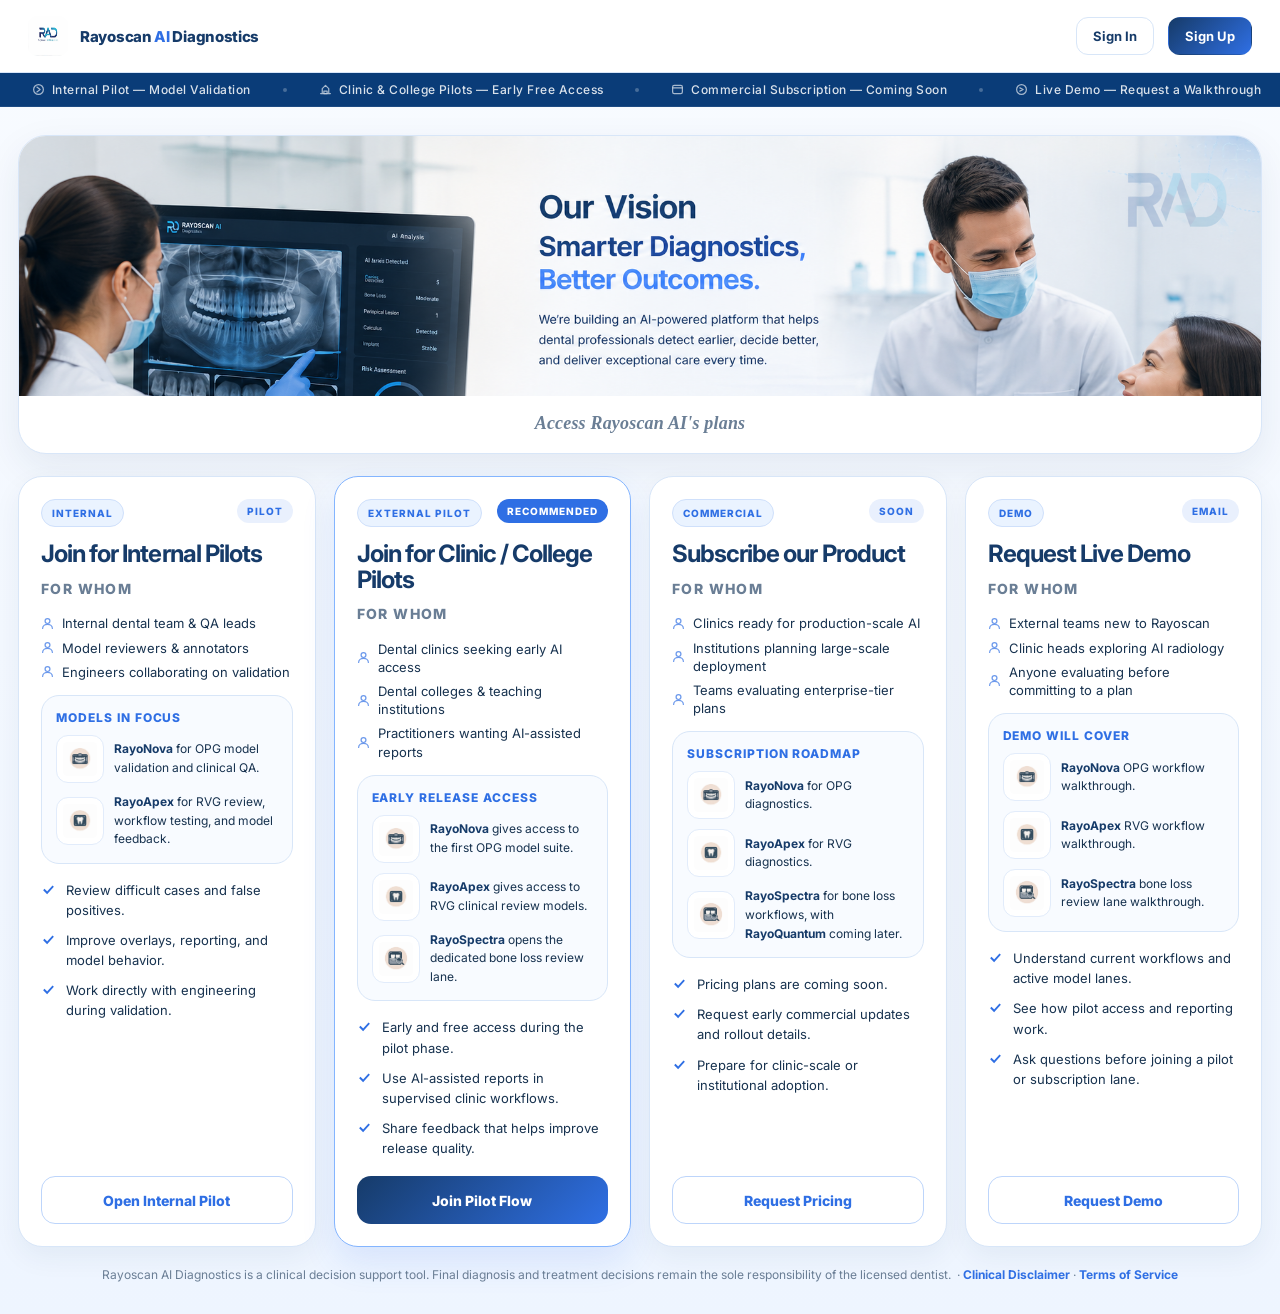
<file: dashboard_static.html>
<!DOCTYPE html>
<html lang="en">
<head>
  <meta charset="UTF-8"/>
  <meta name="viewport" content="width=device-width, initial-scale=1.0"/>
  <title>Rayoscan Dashboard</title>
  <link rel="preconnect" href="https://fonts.googleapis.com">
  <link rel="preconnect" href="https://fonts.gstatic.com" crossorigin>
  <link href="https://fonts.googleapis.com/css2?family=Inter:wght@400;500;600;700;800&display=swap" rel="stylesheet">
  <style>
    :root {
      --navy: #163b69;
      --blue: #2f6fe4;
      --soft-blue: #eaf3ff;
      --line: #d8e6f8;
      --bg: #f5f9ff;
      --card: #ffffff;
      --text: #17324f;
      --muted: #6a7e95;
      --shadow: 0 14px 38px rgba(20, 52, 92, 0.08);
    }

    * { box-sizing: border-box; margin: 0; padding: 0; }

    html, body {
      min-height: 100%;
      font-family: "Inter", system-ui, sans-serif;
      background: linear-gradient(180deg, #f8fbff 0%, #eef5ff 100%);
      color: var(--text);
    }

    nav {
      display: flex;
      align-items: center;
      justify-content: space-between;
      gap: 16px;
      padding: 16px 28px;
      background: rgba(255, 255, 255, 0.96);
      border-bottom: 1px solid var(--line);
    }

    .nav-logo {
      display: inline-flex;
      align-items: center;
      gap: 12px;
      text-decoration: none;
    }

    .nav-logo img {
      width: 40px;
      height: 40px;
      border-radius: 10px;
      background: #fff;
    }

    .nav-logo-text {
      font-size: 15px;
      font-weight: 800;
      color: var(--navy);
      letter-spacing: -0.02em;
    }

    .nav-logo-text span { color: var(--blue); }

    .nav-right {
      display: flex;
      align-items: center;
      gap: 14px;
      flex-wrap: wrap;
      justify-content: flex-end;
    }

    .nav-user {
      font-size: 13px;
      color: var(--muted);
    }

    .nav-user strong {
      color: var(--navy);
      font-weight: 700;
    }

    .btn-signout {
      padding: 10px 16px;
      border-radius: 12px;
      border: 1px solid var(--line);
      background: #fff;
      color: var(--navy);
      font-size: 13px;
      font-weight: 700;
      font-family: inherit;
      cursor: pointer;
    }

    .page {
      width: min(1340px, calc(100% - 36px));
      margin: 28px auto 26px;
    }

    .hero {
      margin-bottom: 22px;
      padding: 0;
      border-radius: 28px;
      background: var(--card);
      border: 1px solid var(--line);
      box-shadow: var(--shadow);
      overflow: hidden;
    }

    .hero-banner {
      width: 100%;
      display: block;
      max-height: 260px;
      object-fit: cover;
      object-position: center top;
    }

    .hero-body {
      padding: 16px 30px 18px;
      text-align: center;
    }

    .eyebrow {
      display: inline-flex;
      align-items: center;
      padding: 8px 13px;
      border-radius: 999px;
      background: var(--soft-blue);
      border: 1px solid #cfe0fb;
      font-size: 11px;
      font-weight: 800;
      letter-spacing: 0.12em;
      text-transform: uppercase;
      color: var(--blue);
      margin-bottom: 14px;
    }

    .hero h1 {
      font-size: 18px;
      font-weight: 600;
      line-height: 1.3;
      letter-spacing: 0.01em;
      color: var(--muted);
      text-align: center;
      font-family: "Georgia", "Times New Roman", serif;
      font-style: italic;
    }

    .hero p {
      max-width: 900px;
      font-size: 15px;
      line-height: 1.8;
      color: var(--muted);
    }

    .plans {
      display: grid;
      grid-template-columns: repeat(4, minmax(0, 1fr));
      gap: 18px;
    }

    .plan {
      display: flex;
      flex-direction: column;
      min-height: 100%;
      padding: 22px;
      border-radius: 24px;
      background: var(--card);
      border: 1px solid var(--line);
      box-shadow: 0 10px 28px rgba(20, 52, 92, 0.06);
    }

    .plan.recommended {
      border-color: #84b5ff;
      box-shadow: 0 16px 34px rgba(47, 111, 228, 0.12);
    }

    .plan-top {
      display: flex;
      justify-content: space-between;
      align-items: flex-start;
      gap: 10px;
      margin-bottom: 14px;
    }

    .plan-badge,
    .plan-tag {
      display: inline-flex;
      align-items: center;
      border-radius: 999px;
      font-size: 10px;
      font-weight: 800;
      letter-spacing: 0.10em;
      text-transform: uppercase;
    }

    .plan-badge {
      padding: 7px 10px;
      background: var(--soft-blue);
      border: 1px solid #cfe0fb;
      color: var(--blue);
    }

    .plan-tag {
      padding: 6px 10px;
      background: rgba(47, 111, 228, 0.10);
      color: var(--blue);
    }

    .recommended .plan-tag {
      background: var(--blue);
      color: #fff;
    }

    .plan h2 {
      font-size: 24px;
      line-height: 1.05;
      letter-spacing: -0.04em;
      color: var(--navy);
      margin-bottom: 10px;
    }

    .plan p {
      font-size: 14px;
      line-height: 1.7;
      color: var(--muted);
      margin-bottom: 14px;
    }

    .for-whom {
      list-style: none;
      margin: 0 0 14px;
      padding: 0;
      display: flex;
      flex-direction: column;
      gap: 6px;
    }
    .for-whom-label {
      font-size: 10px;
      font-weight: 800;
      letter-spacing: 0.10em;
      text-transform: uppercase;
      color: var(--muted);
      margin-bottom: 6px;
    }
    .for-whom li {
      display: flex;
      align-items: center;
      gap: 8px;
      font-size: 13px;
      color: var(--text);
      line-height: 1.4;
    }
    .for-whom li svg {
      flex-shrink: 0;
      color: var(--blue);
      opacity: 0.7;
    }

    .model-box {
      margin-bottom: 16px;
      padding: 14px;
      border-radius: 18px;
      background: #f8fbff;
      border: 1px solid #d8e6f8;
    }

    .model-box strong {
      display: block;
      font-size: 12px;
      font-weight: 800;
      letter-spacing: 0.08em;
      text-transform: uppercase;
      color: var(--blue);
      margin-bottom: 10px;
    }

    .model-item {
      display: grid;
      grid-template-columns: 48px 1fr;
      gap: 10px;
      align-items: center;
      margin-bottom: 10px;
    }

    .model-item:last-child {
      margin-bottom: 0;
    }

    .model-item img {
      width: 48px;
      height: 48px;
      object-fit: contain;
      border-radius: 12px;
      background: #fff;
      padding: 6px;
      border: 1px solid #e2ecfb;
    }

    .model-item span {
      display: block;
      font-size: 12px;
      line-height: 1.55;
      color: var(--text);
    }

    .model-item b {
      color: var(--navy);
    }

    .features {
      list-style: none;
      display: flex;
      flex-direction: column;
      gap: 10px;
      margin-bottom: 18px;
      flex: 1;
    }

    .features li {
      display: flex;
      gap: 10px;
      font-size: 13px;
      line-height: 1.55;
      color: var(--text);
    }

    .features svg {
      flex-shrink: 0;
      margin-top: 2px;
      color: var(--blue);
    }

    .cta {
      display: inline-flex;
      align-items: center;
      justify-content: center;
      width: 100%;
      min-height: 48px;
      padding: 12px 15px;
      border-radius: 14px;
      font-size: 14px;
      font-weight: 800;
      text-decoration: none;
      transition: .18s ease;
    }

    .cta-primary {
      color: #fff;
      background: linear-gradient(135deg, var(--navy), var(--blue));
    }

    .cta-outline {
      color: var(--blue);
      background: #fff;
      border: 1px solid #bdd5fb;
    }

    /* ── Plans marquee strip ─────────────────────── */
    .cap-strip {
      background: #0a3c78;
      overflow: hidden;
      padding: 9px 0;
      border-bottom: 1px solid rgba(255,255,255,.08);
      transform: translateZ(0);
    }
    .cap-track {
      display: flex;
      align-items: center;
      width: max-content;
      animation: marqueeSlide 60s linear infinite;
      will-change: transform;
    }
    .cap-track:hover { animation-play-state: paused; }
    @keyframes marqueeSlide {
      from { transform: translate3d(0, 0, 0); }
      to   { transform: translate3d(-50%, 0, 0); }
    }
    .cap-item {
      display: inline-flex;
      align-items: center;
      gap: 7px;
      padding: 0 32px;
      font-size: 12px;
      font-weight: 500;
      color: rgba(255,255,255,.85);
      letter-spacing: .04em;
      white-space: nowrap;
    }
    .cap-item svg { flex-shrink: 0; opacity: .75; }
    .cap-sep {
      width: 4px;
      height: 4px;
      border-radius: 50%;
      background: rgba(255,255,255,.25);
      flex-shrink: 0;
    }

    footer {
      padding: 18px 2px 2px;
      text-align: center;
      font-size: 12px;
      color: var(--muted);
      line-height: 1.7;
    }

    footer a {
      color: var(--blue);
      text-decoration: none;
      font-weight: 700;
    }

    @media (max-width: 1240px) {
      .plans {
        grid-template-columns: repeat(2, minmax(0, 1fr));
      }
    }

    @media (max-width: 760px) {
      nav {
        padding: 14px 18px;
      }

      .page {
        width: min(100% - 18px, 100%);
        margin: 16px auto 22px;
      }

      .hero {
        padding: 20px;
      }

      .plans {
        grid-template-columns: 1fr;
      }

      .plan {
        padding: 18px;
      }
    }
  </style>
</head>
<body>
  <nav>
    <a class="nav-logo" href="https://101.53.138.129/">
      <img src="static/Rad LOGO.jpeg" alt="Rayoscan Logo">
      <span class="nav-logo-text">Rayoscan <span>AI</span> Diagnostics</span>
    </a>
    <div class="nav-right">
      <a href="https://101.53.138.129/signin" class="btn-signout" style="text-decoration:none;">Sign In</a>
      <a href="https://101.53.138.129/signup" class="btn-signout" style="text-decoration:none;background:linear-gradient(135deg,#163b69,#2f6fe4);color:#fff;border-color:transparent;">Sign Up</a>
    </div>
  </nav>

  <!-- ── Plans marquee strip ──────────────────── -->
  <div class="cap-strip" aria-hidden="true">
    <div class="cap-track">
      <!-- Set 1 -->
      <span class="cap-item"><svg width="13" height="13" viewBox="0 0 16 16" fill="none" stroke="currentColor" stroke-width="1.5" stroke-linecap="round" stroke-linejoin="round"><circle cx="8" cy="8" r="6"/><polyline points="6,5 10,8 6,11"/></svg>Internal Pilot — Model Validation</span>
      <span class="cap-sep"></span>
      <span class="cap-item"><svg width="13" height="13" viewBox="0 0 16 16" fill="none" stroke="currentColor" stroke-width="1.5" stroke-linecap="round" stroke-linejoin="round"><path d="M2 13h12M4 13V7l4-4 4 4v6"/><rect x="6" y="10" width="4" height="3"/></svg>Clinic &amp; College Pilots — Early Free Access</span>
      <span class="cap-sep"></span>
      <span class="cap-item"><svg width="13" height="13" viewBox="0 0 16 16" fill="none" stroke="currentColor" stroke-width="1.5" stroke-linecap="round" stroke-linejoin="round"><rect x="2" y="3" width="12" height="10" rx="2"/><path d="M2 6h12"/></svg>Commercial Subscription — Coming Soon</span>
      <span class="cap-sep"></span>
      <span class="cap-item"><svg width="13" height="13" viewBox="0 0 16 16" fill="none" stroke="currentColor" stroke-width="1.5" stroke-linecap="round" stroke-linejoin="round"><circle cx="8" cy="8" r="6"/><polyline points="6,6 10,8 6,10"/></svg>Live Demo — Request a Walkthrough</span>
      <span class="cap-sep"></span>
      <span class="cap-item"><svg width="13" height="13" viewBox="0 0 16 16" fill="none" stroke="currentColor" stroke-width="1.5" stroke-linecap="round"><path d="M2 10C3 6 5 4 8 4s5 2 6 6"/><path d="M5.5 10c0 2 1 3.5 2.5 3.5S10.5 12 10.5 10"/></svg>RayoNova — OPG Diagnostics Model</span>
      <span class="cap-sep"></span>
      <span class="cap-item"><svg width="13" height="13" viewBox="0 0 16 16" fill="none" stroke="currentColor" stroke-width="1.5" stroke-linecap="round"><path d="M5.5 1.5c-1.5 0-3 1.5-3 3.5 0 1 .4 2.2.8 3.5.6 2 1.1 3.8 1.4 5 .2.5.5.5.6 0L6.2 12h3.6l.9 1.5c.1.5.4.5.6 0 .3-1.2.8-3 1.4-5 .4-1.3.8-2.5.8-3.5 0-2-1.5-3.5-3-3.5-.8 0-1.5.5-2 .5s-1.2-.5-2-.5z"/></svg>RayoApex — RVG Clinical Model</span>
      <span class="cap-sep"></span>
      <span class="cap-item"><svg width="13" height="13" viewBox="0 0 16 16" fill="none" stroke="currentColor" stroke-width="1.5" stroke-linecap="round" stroke-linejoin="round"><polyline points="2,12 5,7 8,10 11,5 14,8"/></svg>RayoSpectra — Bone Loss Detection</span>
      <span class="cap-sep"></span>
      <span class="cap-item"><svg width="13" height="13" viewBox="0 0 16 16" fill="none" stroke="currentColor" stroke-width="1.5" stroke-linecap="round" stroke-linejoin="round"><path d="M13 2H3a1 1 0 0 0-1 1v10a1 1 0 0 0 1 1h10a1 1 0 0 0 1-1V3a1 1 0 0 0-1-1z"/><path d="M5 8h6M5 5h6M5 11h4"/></svg>AI-Generated Dental Reports</span>
      <span class="cap-sep"></span>
      <span class="cap-item"><svg width="13" height="13" viewBox="0 0 16 16" fill="none" stroke="currentColor" stroke-width="1.5" stroke-linecap="round" stroke-linejoin="round"><polyline points="3,8 6.5,11.5 13,4.5"/></svg>Dentist-Led Pilot Scoring &amp; Feedback</span>
      <span class="cap-sep"></span>
      <span class="cap-item"><svg width="13" height="13" viewBox="0 0 16 16" fill="none" stroke="currentColor" stroke-width="1.5" stroke-linecap="round" stroke-linejoin="round"><circle cx="8" cy="8" r="6"/><line x1="8" y1="5" x2="8" y2="8"/><line x1="8" y1="8" x2="11" y2="10"/></svg>Fast Turnaround — Report in Seconds</span>
      <!-- Set 2 (duplicate for seamless loop) -->
      <span class="cap-item"><svg width="13" height="13" viewBox="0 0 16 16" fill="none" stroke="currentColor" stroke-width="1.5" stroke-linecap="round" stroke-linejoin="round"><circle cx="8" cy="8" r="6"/><polyline points="6,5 10,8 6,11"/></svg>Internal Pilot — Model Validation</span>
      <span class="cap-sep"></span>
      <span class="cap-item"><svg width="13" height="13" viewBox="0 0 16 16" fill="none" stroke="currentColor" stroke-width="1.5" stroke-linecap="round" stroke-linejoin="round"><path d="M2 13h12M4 13V7l4-4 4 4v6"/><rect x="6" y="10" width="4" height="3"/></svg>Clinic &amp; College Pilots — Early Free Access</span>
      <span class="cap-sep"></span>
      <span class="cap-item"><svg width="13" height="13" viewBox="0 0 16 16" fill="none" stroke="currentColor" stroke-width="1.5" stroke-linecap="round" stroke-linejoin="round"><rect x="2" y="3" width="12" height="10" rx="2"/><path d="M2 6h12"/></svg>Commercial Subscription — Coming Soon</span>
      <span class="cap-sep"></span>
      <span class="cap-item"><svg width="13" height="13" viewBox="0 0 16 16" fill="none" stroke="currentColor" stroke-width="1.5" stroke-linecap="round" stroke-linejoin="round"><circle cx="8" cy="8" r="6"/><polyline points="6,6 10,8 6,10"/></svg>Live Demo — Request a Walkthrough</span>
      <span class="cap-sep"></span>
      <span class="cap-item"><svg width="13" height="13" viewBox="0 0 16 16" fill="none" stroke="currentColor" stroke-width="1.5" stroke-linecap="round"><path d="M2 10C3 6 5 4 8 4s5 2 6 6"/><path d="M5.5 10c0 2 1 3.5 2.5 3.5S10.5 12 10.5 10"/></svg>RayoNova — OPG Diagnostics Model</span>
      <span class="cap-sep"></span>
      <span class="cap-item"><svg width="13" height="13" viewBox="0 0 16 16" fill="none" stroke="currentColor" stroke-width="1.5" stroke-linecap="round"><path d="M5.5 1.5c-1.5 0-3 1.5-3 3.5 0 1 .4 2.2.8 3.5.6 2 1.1 3.8 1.4 5 .2.5.5.5.6 0L6.2 12h3.6l.9 1.5c.1.5.4.5.6 0 .3-1.2.8-3 1.4-5 .4-1.3.8-2.5.8-3.5 0-2-1.5-3.5-3-3.5-.8 0-1.5.5-2 .5s-1.2-.5-2-.5z"/></svg>RayoApex — RVG Clinical Model</span>
      <span class="cap-sep"></span>
      <span class="cap-item"><svg width="13" height="13" viewBox="0 0 16 16" fill="none" stroke="currentColor" stroke-width="1.5" stroke-linecap="round" stroke-linejoin="round"><polyline points="2,12 5,7 8,10 11,5 14,8"/></svg>RayoSpectra — Bone Loss Detection</span>
      <span class="cap-sep"></span>
      <span class="cap-item"><svg width="13" height="13" viewBox="0 0 16 16" fill="none" stroke="currentColor" stroke-width="1.5" stroke-linecap="round" stroke-linejoin="round"><path d="M13 2H3a1 1 0 0 0-1 1v10a1 1 0 0 0 1 1h10a1 1 0 0 0 1-1V3a1 1 0 0 0-1-1z"/><path d="M5 8h6M5 5h6M5 11h4"/></svg>AI-Generated Dental Reports</span>
      <span class="cap-sep"></span>
      <span class="cap-item"><svg width="13" height="13" viewBox="0 0 16 16" fill="none" stroke="currentColor" stroke-width="1.5" stroke-linecap="round" stroke-linejoin="round"><polyline points="3,8 6.5,11.5 13,4.5"/></svg>Dentist-Led Pilot Scoring &amp; Feedback</span>
      <span class="cap-sep"></span>
      <span class="cap-item"><svg width="13" height="13" viewBox="0 0 16 16" fill="none" stroke="currentColor" stroke-width="1.5" stroke-linecap="round" stroke-linejoin="round"><circle cx="8" cy="8" r="6"/><line x1="8" y1="5" x2="8" y2="8"/><line x1="8" y1="8" x2="11" y2="10"/></svg>Fast Turnaround — Report in Seconds</span>
    </div>
  </div>

  <main class="page">
    <section class="hero">
      <img class="hero-banner" src="static/images/dashboard.png" alt="Rayoscan AI Diagnostics Platform">
      <div class="hero-body">
        <h1>Access Rayoscan AI's plans</h1>
      </div>
    </section>

    <section class="plans">
      <article class="plan">
        <div class="plan-top">
          <span class="plan-badge">Internal</span>
          <span class="plan-tag">Pilot</span>
        </div>
        <h2>Join for Internal Pilots</h2>
        <p class="for-whom-label">For whom</p>
        <ul class="for-whom">
          <li><svg width="13" height="13" viewBox="0 0 16 16" fill="none" stroke="currentColor" stroke-width="1.5" stroke-linecap="round" stroke-linejoin="round"><circle cx="8" cy="5" r="3"/><path d="M2 14c0-3 2.7-5 6-5s6 2 6 5"/></svg>Internal dental team & QA leads</li>
          <li><svg width="13" height="13" viewBox="0 0 16 16" fill="none" stroke="currentColor" stroke-width="1.5" stroke-linecap="round" stroke-linejoin="round"><circle cx="8" cy="5" r="3"/><path d="M2 14c0-3 2.7-5 6-5s6 2 6 5"/></svg>Model reviewers & annotators</li>
          <li><svg width="13" height="13" viewBox="0 0 16 16" fill="none" stroke="currentColor" stroke-width="1.5" stroke-linecap="round" stroke-linejoin="round"><circle cx="8" cy="5" r="3"/><path d="M2 14c0-3 2.7-5 6-5s6 2 6 5"/></svg>Engineers collaborating on validation</li>
        </ul>

        <div class="model-box">
          <strong>Models in focus</strong>
          <div class="model-item">
            <img src="static/images/OPG_MODELS.png" alt="RayoNova">
            <span><b>RayoNova</b> for OPG model validation and clinical QA.</span>
          </div>
          <div class="model-item">
            <img src="static/images/RVG_MODELS_LOGO.png" alt="RayoApex">
            <span><b>RayoApex</b> for RVG review, workflow testing, and model feedback.</span>
          </div>
        </div>

        <ul class="features">
          <li><svg width="15" height="15" viewBox="0 0 16 16" fill="none" stroke="currentColor" stroke-width="2"><polyline points="3,8 6.5,11.5 13,4.5"/></svg>Review difficult cases and false positives.</li>
          <li><svg width="15" height="15" viewBox="0 0 16 16" fill="none" stroke="currentColor" stroke-width="2"><polyline points="3,8 6.5,11.5 13,4.5"/></svg>Improve overlays, reporting, and model behavior.</li>
          <li><svg width="15" height="15" viewBox="0 0 16 16" fill="none" stroke="currentColor" stroke-width="2"><polyline points="3,8 6.5,11.5 13,4.5"/></svg>Work directly with engineering during validation.</li>
        </ul>

        <a href="https://101.53.138.129/pilot-review" class="cta cta-outline">Open Internal Pilot</a>
      </article>

      <article class="plan recommended">
        <div class="plan-top">
          <span class="plan-badge">External Pilot</span>
          <span class="plan-tag">Recommended</span>
        </div>
        <h2>Join for Clinic / College Pilots</h2>
        <p class="for-whom-label">For whom</p>
        <ul class="for-whom">
          <li><svg width="13" height="13" viewBox="0 0 16 16" fill="none" stroke="currentColor" stroke-width="1.5" stroke-linecap="round" stroke-linejoin="round"><circle cx="8" cy="5" r="3"/><path d="M2 14c0-3 2.7-5 6-5s6 2 6 5"/></svg>Dental clinics seeking early AI access</li>
          <li><svg width="13" height="13" viewBox="0 0 16 16" fill="none" stroke="currentColor" stroke-width="1.5" stroke-linecap="round" stroke-linejoin="round"><circle cx="8" cy="5" r="3"/><path d="M2 14c0-3 2.7-5 6-5s6 2 6 5"/></svg>Dental colleges & teaching institutions</li>
          <li><svg width="13" height="13" viewBox="0 0 16 16" fill="none" stroke="currentColor" stroke-width="1.5" stroke-linecap="round" stroke-linejoin="round"><circle cx="8" cy="5" r="3"/><path d="M2 14c0-3 2.7-5 6-5s6 2 6 5"/></svg>Practitioners wanting AI-assisted reports</li>
        </ul>

        <div class="model-box">
          <strong>Early release access</strong>
          <div class="model-item">
            <img src="static/images/OPG_MODELS.png" alt="RayoNova">
            <span><b>RayoNova</b> gives access to the first OPG model suite.</span>
          </div>
          <div class="model-item">
            <img src="static/images/RVG_MODELS_LOGO.png" alt="RayoApex">
            <span><b>RayoApex</b> gives access to RVG clinical review models.</span>
          </div>
          <div class="model-item">
            <img src="static/images/Bone_loss_LOgo.png" alt="RayoSpectra">
            <span><b>RayoSpectra</b> opens the dedicated bone loss review lane.</span>
          </div>
        </div>

        <ul class="features">
          <li><svg width="15" height="15" viewBox="0 0 16 16" fill="none" stroke="currentColor" stroke-width="2"><polyline points="3,8 6.5,11.5 13,4.5"/></svg>Early and free access during the pilot phase.</li>
          <li><svg width="15" height="15" viewBox="0 0 16 16" fill="none" stroke="currentColor" stroke-width="2"><polyline points="3,8 6.5,11.5 13,4.5"/></svg>Use AI-assisted reports in supervised clinic workflows.</li>
          <li><svg width="15" height="15" viewBox="0 0 16 16" fill="none" stroke="currentColor" stroke-width="2"><polyline points="3,8 6.5,11.5 13,4.5"/></svg>Share feedback that helps improve release quality.</li>
        </ul>

        <a href="https://101.53.138.129/doctor-entry" class="cta cta-primary">Join Pilot Flow</a>
      </article>

      <article class="plan">
        <div class="plan-top">
          <span class="plan-badge">Commercial</span>
          <span class="plan-tag">Soon</span>
        </div>
        <h2>Subscribe our Product</h2>
        <p class="for-whom-label">For whom</p>
        <ul class="for-whom">
          <li><svg width="13" height="13" viewBox="0 0 16 16" fill="none" stroke="currentColor" stroke-width="1.5" stroke-linecap="round" stroke-linejoin="round"><circle cx="8" cy="5" r="3"/><path d="M2 14c0-3 2.7-5 6-5s6 2 6 5"/></svg>Clinics ready for production-scale AI</li>
          <li><svg width="13" height="13" viewBox="0 0 16 16" fill="none" stroke="currentColor" stroke-width="1.5" stroke-linecap="round" stroke-linejoin="round"><circle cx="8" cy="5" r="3"/><path d="M2 14c0-3 2.7-5 6-5s6 2 6 5"/></svg>Institutions planning large-scale deployment</li>
          <li><svg width="13" height="13" viewBox="0 0 16 16" fill="none" stroke="currentColor" stroke-width="1.5" stroke-linecap="round" stroke-linejoin="round"><circle cx="8" cy="5" r="3"/><path d="M2 14c0-3 2.7-5 6-5s6 2 6 5"/></svg>Teams evaluating enterprise-tier plans</li>
        </ul>

        <div class="model-box">
          <strong>Subscription roadmap</strong>
          <div class="model-item">
            <img src="static/images/OPG_MODELS.png" alt="RayoNova">
            <span><b>RayoNova</b> for OPG diagnostics.</span>
          </div>
          <div class="model-item">
            <img src="static/images/RVG_MODELS_LOGO.png" alt="RayoApex">
            <span><b>RayoApex</b> for RVG diagnostics.</span>
          </div>
          <div class="model-item">
            <img src="static/images/Bone_loss_LOgo.png" alt="RayoSpectra">
            <span><b>RayoSpectra</b> for bone loss workflows, with <b>RayoQuantum</b> coming later.</span>
          </div>
        </div>

        <ul class="features">
          <li><svg width="15" height="15" viewBox="0 0 16 16" fill="none" stroke="currentColor" stroke-width="2"><polyline points="3,8 6.5,11.5 13,4.5"/></svg>Pricing plans are coming soon.</li>
          <li><svg width="15" height="15" viewBox="0 0 16 16" fill="none" stroke="currentColor" stroke-width="2"><polyline points="3,8 6.5,11.5 13,4.5"/></svg>Request early commercial updates and rollout details.</li>
          <li><svg width="15" height="15" viewBox="0 0 16 16" fill="none" stroke="currentColor" stroke-width="2"><polyline points="3,8 6.5,11.5 13,4.5"/></svg>Prepare for clinic-scale or institutional adoption.</li>
        </ul>

        <a href="mailto:rayoscanaidiagnostics@gmail.com?subject=Rayoscan%20Pricing%20Request" class="cta cta-outline">Request Pricing</a>
      </article>

      <article class="plan">
        <div class="plan-top">
          <span class="plan-badge">Demo</span>
          <span class="plan-tag">Email</span>
        </div>
        <h2>Request Live Demo</h2>
        <p class="for-whom-label">For whom</p>
        <ul class="for-whom">
          <li><svg width="13" height="13" viewBox="0 0 16 16" fill="none" stroke="currentColor" stroke-width="1.5" stroke-linecap="round" stroke-linejoin="round"><circle cx="8" cy="5" r="3"/><path d="M2 14c0-3 2.7-5 6-5s6 2 6 5"/></svg>External teams new to Rayoscan</li>
          <li><svg width="13" height="13" viewBox="0 0 16 16" fill="none" stroke="currentColor" stroke-width="1.5" stroke-linecap="round" stroke-linejoin="round"><circle cx="8" cy="5" r="3"/><path d="M2 14c0-3 2.7-5 6-5s6 2 6 5"/></svg>Clinic heads exploring AI radiology</li>
          <li><svg width="13" height="13" viewBox="0 0 16 16" fill="none" stroke="currentColor" stroke-width="1.5" stroke-linecap="round" stroke-linejoin="round"><circle cx="8" cy="5" r="3"/><path d="M2 14c0-3 2.7-5 6-5s6 2 6 5"/></svg>Anyone evaluating before committing to a plan</li>
        </ul>

        <div class="model-box">
          <strong>Demo will cover</strong>
          <div class="model-item">
            <img src="static/images/OPG_MODELS.png" alt="RayoNova">
            <span><b>RayoNova</b> OPG workflow walkthrough.</span>
          </div>
          <div class="model-item">
            <img src="static/images/RVG_MODELS_LOGO.png" alt="RayoApex">
            <span><b>RayoApex</b> RVG workflow walkthrough.</span>
          </div>
          <div class="model-item">
            <img src="static/images/Bone_loss_LOgo.png" alt="RayoSpectra">
            <span><b>RayoSpectra</b> bone loss review lane walkthrough.</span>
          </div>
        </div>

        <ul class="features">
          <li><svg width="15" height="15" viewBox="0 0 16 16" fill="none" stroke="currentColor" stroke-width="2"><polyline points="3,8 6.5,11.5 13,4.5"/></svg>Understand current workflows and active model lanes.</li>
          <li><svg width="15" height="15" viewBox="0 0 16 16" fill="none" stroke="currentColor" stroke-width="2"><polyline points="3,8 6.5,11.5 13,4.5"/></svg>See how pilot access and reporting work.</li>
          <li><svg width="15" height="15" viewBox="0 0 16 16" fill="none" stroke="currentColor" stroke-width="2"><polyline points="3,8 6.5,11.5 13,4.5"/></svg>Ask questions before joining a pilot or subscription lane.</li>
        </ul>

        <a href="mailto:rayoscanaidiagnostics@gmail.com?subject=Rayoscan%20Live%20Demo%20Request" class="cta cta-outline">Request Demo</a>
      </article>
    </section>

    <footer>
      Rayoscan AI Diagnostics is a clinical decision support tool. Final diagnosis and treatment decisions remain the sole responsibility of the licensed dentist.
      &nbsp;&middot;&nbsp;<a href="#">Clinical Disclaimer</a>&nbsp;&middot;&nbsp;<a href="#">Terms of Service</a>
    </footer>
  </main>
</body>
</html>
</file>
